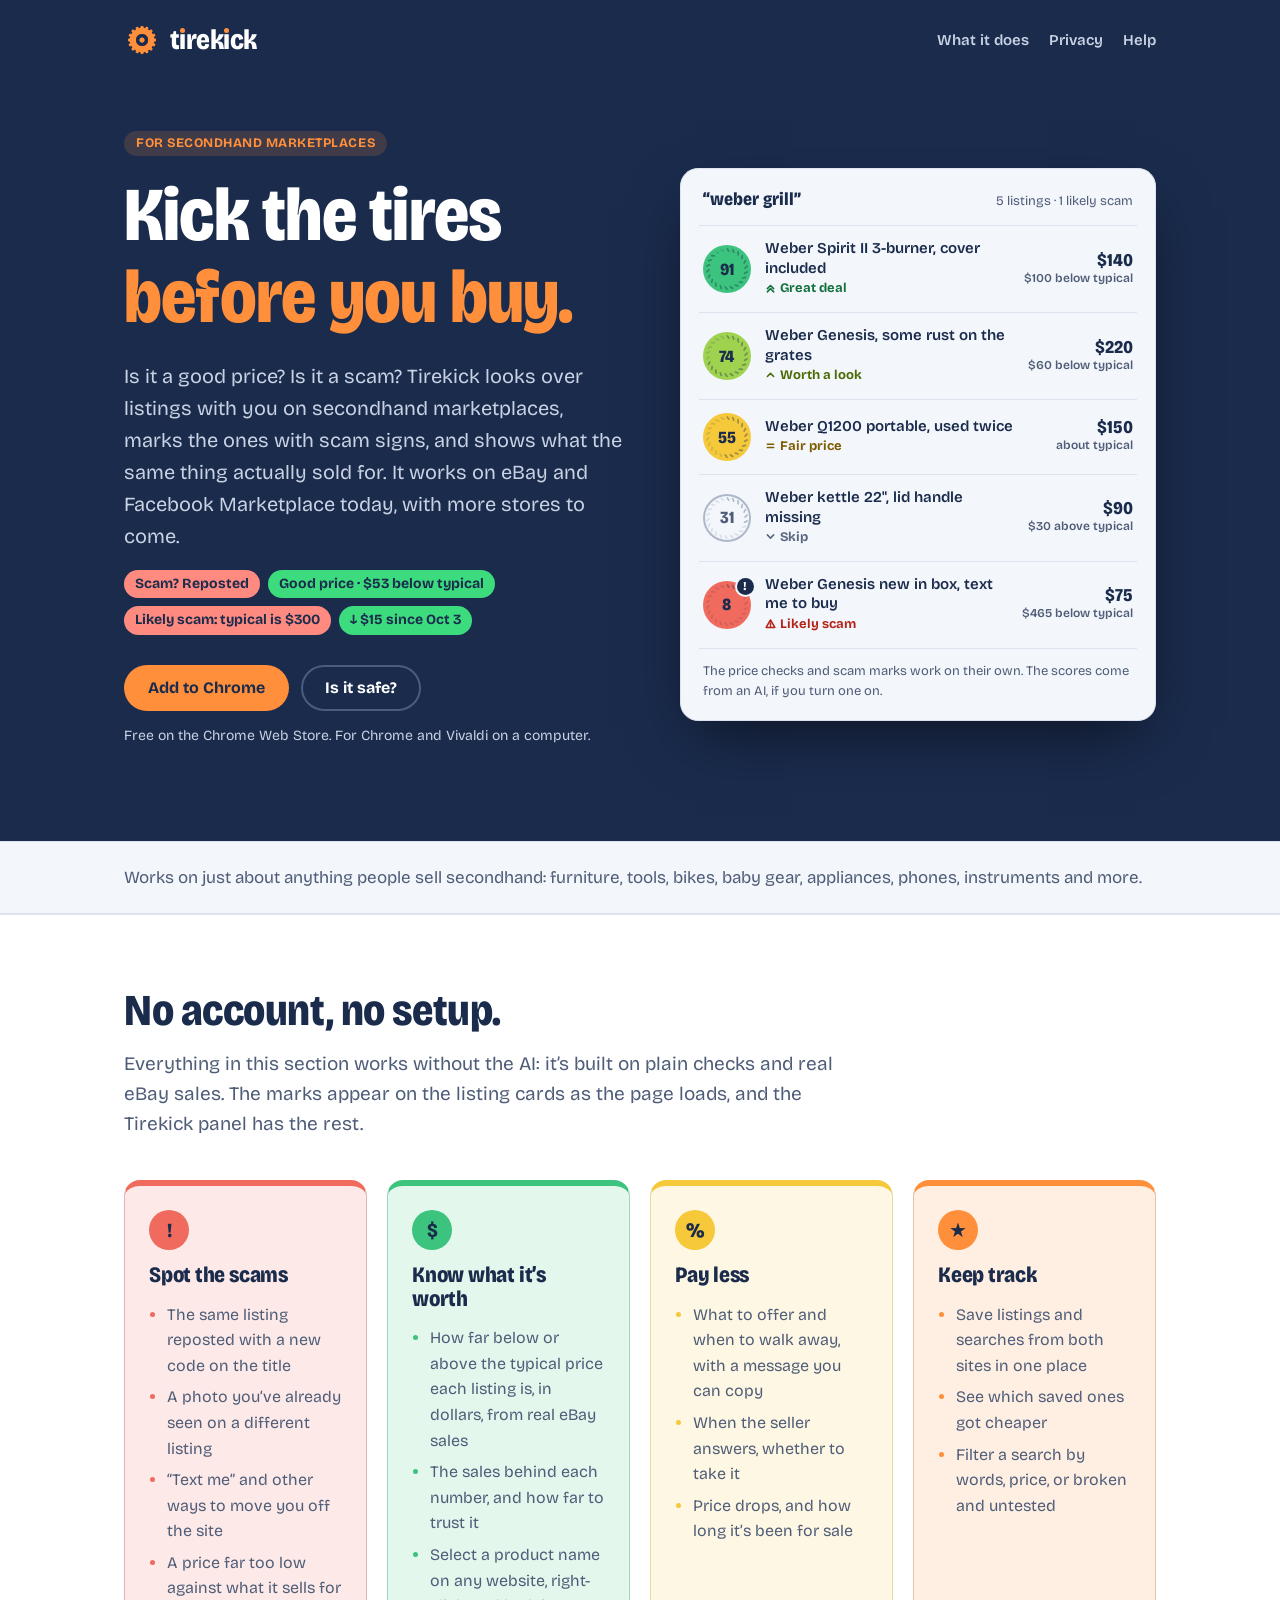
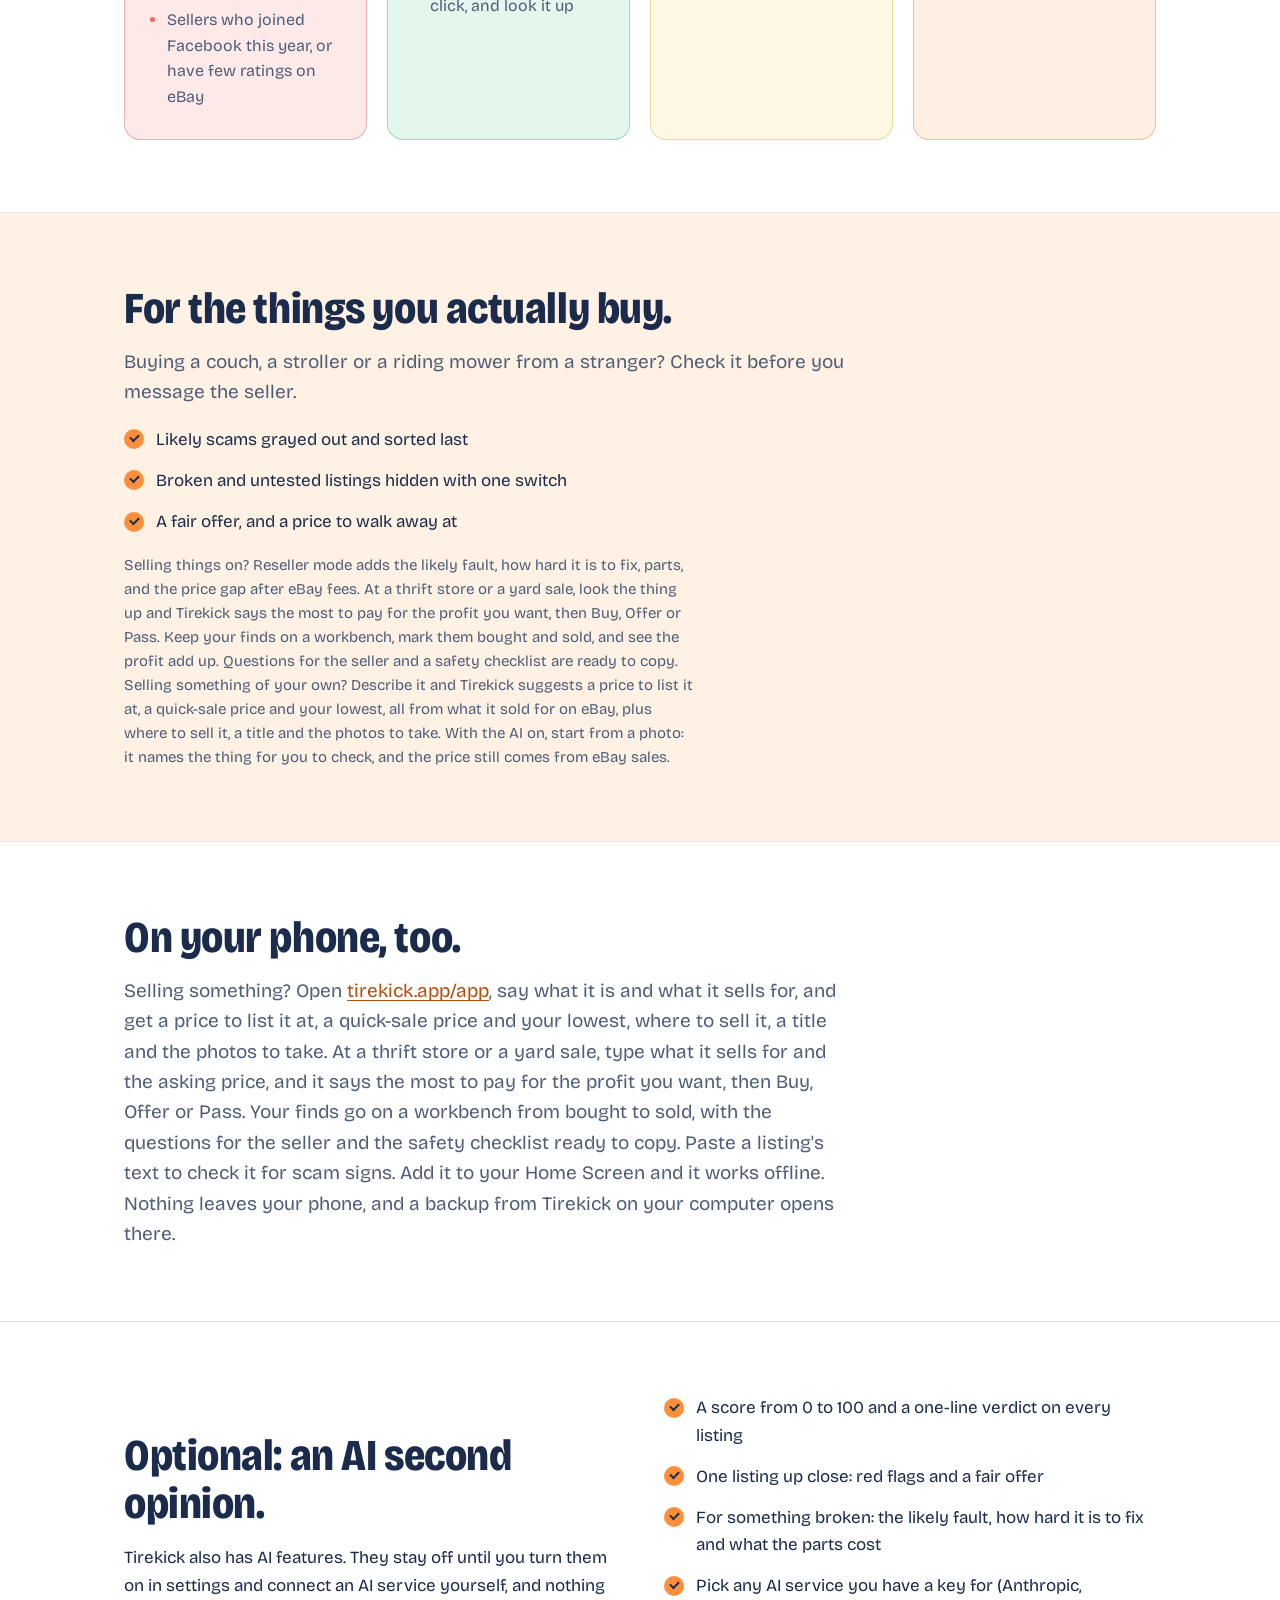
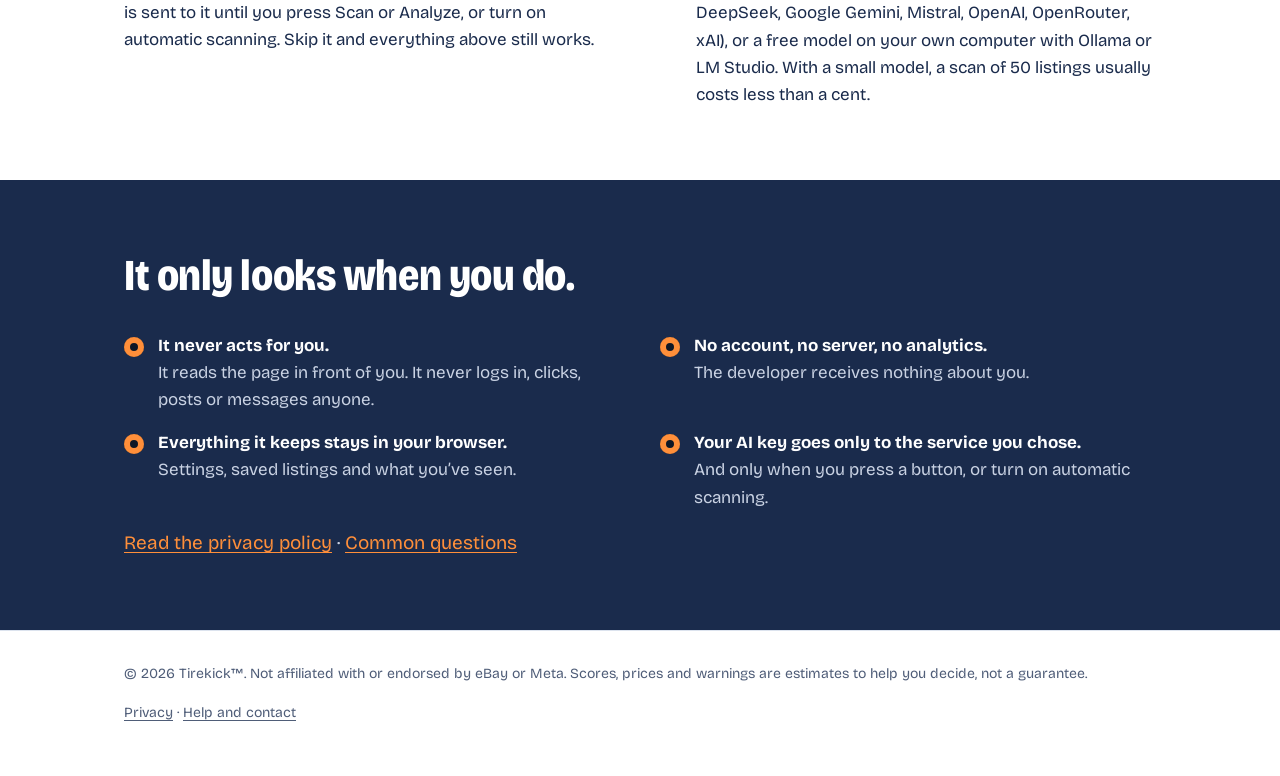
<file: index.html>
<!doctype html>
<html lang="en-US">
<head>
<meta charset="utf-8">
<meta name="viewport" content="width=device-width, initial-scale=1">
<title>Tirekick: kick the tires before you buy</title>
<meta name="description" content="Good price or scam? Price checks and scam warnings for secondhand marketplaces, starting with eBay and Facebook Marketplace. No account needed.">
<meta name="theme-color" content="#1A2B4C">
<link rel="icon" href="favicon.png" type="image/png">
<link rel="stylesheet" href="style.css">
<meta property="og:title" content="Tirekick: kick the tires before you buy">
<meta property="og:description" content="Good price or scam? Price checks and scam warnings for secondhand marketplaces, starting with eBay and Facebook Marketplace.">
<meta property="og:image" content="https://tirekick.app/icon.png">
<meta property="og:url" content="https://tirekick.app/">
<link rel="canonical" href="https://tirekick.app/">
</head>
<body>
<a class="skip" href="#main">Skip to content</a>
<div class="hero-band">
  <header class="wrap top">
    <a class="brand" href="./" aria-label="Tirekick home">
      <img src="icon.png" alt="" width="36" height="36">
      <span class="wordmark" role="img" aria-label="Tirekick">t<span class="wm-i" aria-hidden="true">ı</span>rek<span class="wm-i" aria-hidden="true">ı</span>ck</span>
    </a>
    <nav aria-label="Site">
      <a href="#free">What it does</a>
      <a href="privacy.html">Privacy</a>
      <a href="support.html">Help</a>
    </nav>
  </header>

  <div class="wrap hero">
    <div>
      <p class="kicker">For secondhand marketplaces</p>
      <h1>Kick the tires <em>before you buy.</em></h1>
      <p class="lede">Is it a good price? Is it a scam? Tirekick looks over listings with you on secondhand marketplaces, marks the ones with scam signs, and shows what the same thing actually sold for. It works on eBay and Facebook Marketplace today, with more stores to come.</p>
      <ul class="chips" aria-label="Examples of the marks Tirekick puts on listing cards">
        <li class="chip warn">Scam? Reposted</li>
        <li class="chip good">Good price · $53 below typical</li>
        <li class="chip warn">Likely scam: typical is $300</li>
        <li class="chip good">↓ $15 since Oct 3</li>
      </ul>
      <div class="cta">
        <a class="btn primary" href="https://chromewebstore.google.com/detail/lmcpkglegjjamhickcmibcfjebjeoodj">Add to Chrome</a>
        <a class="btn ghost" href="#private">Is it safe?</a>
      </div>
      <p class="soon">Free on the Chrome Web Store. For Chrome and Vivaldi on a computer.</p>
    </div>

    <figure class="panel">
      <div class="panel-head"><b>“weber grill”</b><span>5 listings · 1 likely scam</span></div>
      <ol class="rows" aria-label="An example: five listings from one search, each with a score and a verdict">
        <li class="row" data-v="great">
          <div class="dot" style="--lit:20"><span>91</span></div>
          <div><div class="t">Weber Spirit II 3-burner, cover included</div><div class="verdict">Great deal</div></div>
          <div class="p">$140<small>$100 below typical</small></div>
        </li>
        <li class="row" data-v="good">
          <div class="dot" style="--lit:16"><span>74</span></div>
          <div><div class="t">Weber Genesis, some rust on the grates</div><div class="verdict">Worth a look</div></div>
          <div class="p">$220<small>$60 below typical</small></div>
        </li>
        <li class="row" data-v="fair">
          <div class="dot" style="--lit:12"><span>55</span></div>
          <div><div class="t">Weber Q1200 portable, used twice</div><div class="verdict">Fair price</div></div>
          <div class="p">$150<small>about typical</small></div>
        </li>
        <li class="row" data-v="pass">
          <div class="dot" style="--lit:7"><span>31</span></div>
          <div><div class="t">Weber kettle 22", lid handle missing</div><div class="verdict">Skip</div></div>
          <div class="p">$90<small>$30 above typical</small></div>
        </li>
        <li class="row" data-v="suspicious">
          <div class="dot" style="--lit:2"><span>8</span></div>
          <div><div class="t">Weber Genesis new in box, text me to buy</div><div class="verdict">Likely scam</div></div>
          <div class="p">$75<small>$465 below typical</small></div>
        </li>
      </ol>
      <figcaption>The price checks and scam marks work on their own. The scores come from an AI, if you turn one on.</figcaption>
    </figure>
  </div>
</div>

<main id="main">
  <section class="strip" aria-label="What it works on">
    <div class="wrap">
      <p>Works on just about anything people sell secondhand: furniture, tools, bikes, baby gear, appliances, phones, instruments and more.</p>
    </div>
  </section>

  <section class="band" id="free">
    <div class="wrap">
      <h2>No account, no setup.</h2>
      <p class="sub">Everything in this section works without the AI: it’s built on plain checks and real eBay sales. The marks appear on the listing cards as the page loads, and the Tirekick panel has the rest.</p>
      <div class="cols four">
        <div class="card" data-c="suspicious">
          <div class="icon" aria-hidden="true">!</div>
          <h3>Spot the scams</h3>
          <ul>
            <li>The same listing reposted with a new code on the title</li>
            <li>A photo you’ve already seen on a different listing</li>
            <li>“Text me” and other ways to move you off the site</li>
            <li>A price far too low against what it sells for</li>
            <li>Sellers who joined Facebook this year, or have few ratings on eBay</li>
          </ul>
        </div>
        <div class="card" data-c="great">
          <div class="icon" aria-hidden="true">$</div>
          <h3>Know what it’s worth</h3>
          <ul>
            <li>How far below or above the typical price each listing is, in dollars, from real eBay sales</li>
            <li>The sales behind each number, and how far to trust it</li>
            <li>Select a product name on any website, right-click, and look it up</li>
          </ul>
        </div>
        <div class="card" data-c="fair">
          <div class="icon" aria-hidden="true">%</div>
          <h3>Pay less</h3>
          <ul>
            <li>What to offer and when to walk away, with a message you can copy</li>
            <li>When the seller answers, whether to take it</li>
            <li>Price drops, and how long it’s been for sale</li>
          </ul>
        </div>
        <div class="card" data-c="accent">
          <div class="icon" aria-hidden="true">★</div>
          <h3>Keep track</h3>
          <ul>
            <li>Save listings and searches from both sites in one place</li>
            <li>See which saved ones got cheaper</li>
            <li>Filter a search by words, price, or broken and untested</li>
          </ul>
        </div>
      </div>
    </div>
  </section>

  <section class="band tint" id="modes">
    <div class="wrap">
      <h2>For the things you actually buy.</h2>
      <p class="sub">Buying a couch, a stroller or a riding mower from a stranger? Check it before you message the seller.</p>
      <ul class="ticks">
        <li>Likely scams grayed out and sorted last</li>
        <li>Broken and untested listings hidden with one switch</li>
        <li>A fair offer, and a price to walk away at</li>
      </ul>
      <p class="sub quiet">Selling things on? Reseller mode adds the likely fault, how hard it is to fix, parts, and the price gap after eBay fees. At a thrift store or a yard sale, look the thing up and Tirekick says the most to pay for the profit you want, then Buy, Offer or Pass. Keep your finds on a workbench, mark them bought and sold, and see the profit add up. Questions for the seller and a safety checklist are ready to copy. Selling something of your own? Describe it and Tirekick suggests a price to list it at, a quick-sale price and your lowest, all from what it sold for on eBay, plus where to sell it, a title and the photos to take. With the AI on, start from a photo: it names the thing for you to check, and the price still comes from eBay sales.</p>
    </div>
  </section>

  <section class="band" id="phone">
    <div class="wrap">
      <h2>On your phone, too.</h2>
      <p class="sub">Selling something? Open <a href="app/">tirekick.app/app</a>, say what it is and what it sells for, and get a price to list it at, a quick-sale price and your lowest, where to sell it, a title and the photos to take. At a thrift store or a yard sale, type what it sells for and the asking price, and it says the most to pay for the profit you want, then Buy, Offer or Pass. Your finds go on a workbench from bought to sold, with the questions for the seller and the safety checklist ready to copy. Paste a listing's text to check it for scam signs. Add it to your Home Screen and it works offline. Nothing leaves your phone, and a backup from Tirekick on your computer opens there.</p>
    </div>
  </section>

  <section class="band" id="ai">
    <div class="wrap split">
      <div>
        <h2>Optional: an AI second opinion.</h2>
        <p class="sub">Tirekick also has AI features. They stay off until you turn them on in settings and connect an AI service yourself, and nothing is sent to it until you press Scan or Analyze, or turn on automatic scanning. Skip it and everything above still works.</p>
      </div>
      <ul class="ticks">
        <li>A score from 0 to 100 and a one-line verdict on every listing</li>
        <li>One listing up close: red flags and a fair offer</li>
        <li>For something broken: the likely fault, how hard it is to fix and what the parts cost</li>
        <li>Pick any AI service you have a key for (Anthropic, DeepSeek, Google Gemini, Mistral, OpenAI, OpenRouter, xAI), or a free model on your own computer with Ollama or LM Studio. With a small model, a scan of 50 listings usually costs less than a cent.</li>
      </ul>
    </div>
  </section>

  <section class="band navy" id="private">
    <div class="wrap">
      <h2>It only looks when you do.</h2>
      <ul class="facts">
        <li><b>It never acts for you.</b><span>It reads the page in front of you. It never logs in, clicks, posts or messages anyone.</span></li>
        <li><b>No account, no server, no analytics.</b><span>The developer receives nothing about you.</span></li>
        <li><b>Everything it keeps stays in your browser.</b><span>Settings, saved listings and what you’ve seen.</span></li>
        <li><b>Your AI key goes only to the service you chose.</b><span>And only when you press a button, or turn on automatic scanning.</span></li>
      </ul>
      <p class="sub"><a href="privacy.html">Read the privacy policy</a> · <a href="support.html#faq">Common questions</a></p>
    </div>
  </section>
</main>

<footer>
  <div class="wrap">
    <span>© 2026 Tirekick™. Not affiliated with or endorsed by eBay or Meta. Scores, prices and warnings are estimates to help you decide, not a guarantee.</span>
    <span><a href="privacy.html">Privacy</a> · <a href="support.html">Help and contact</a></span>
  </div>
</footer>
</body>
</html>
</file>
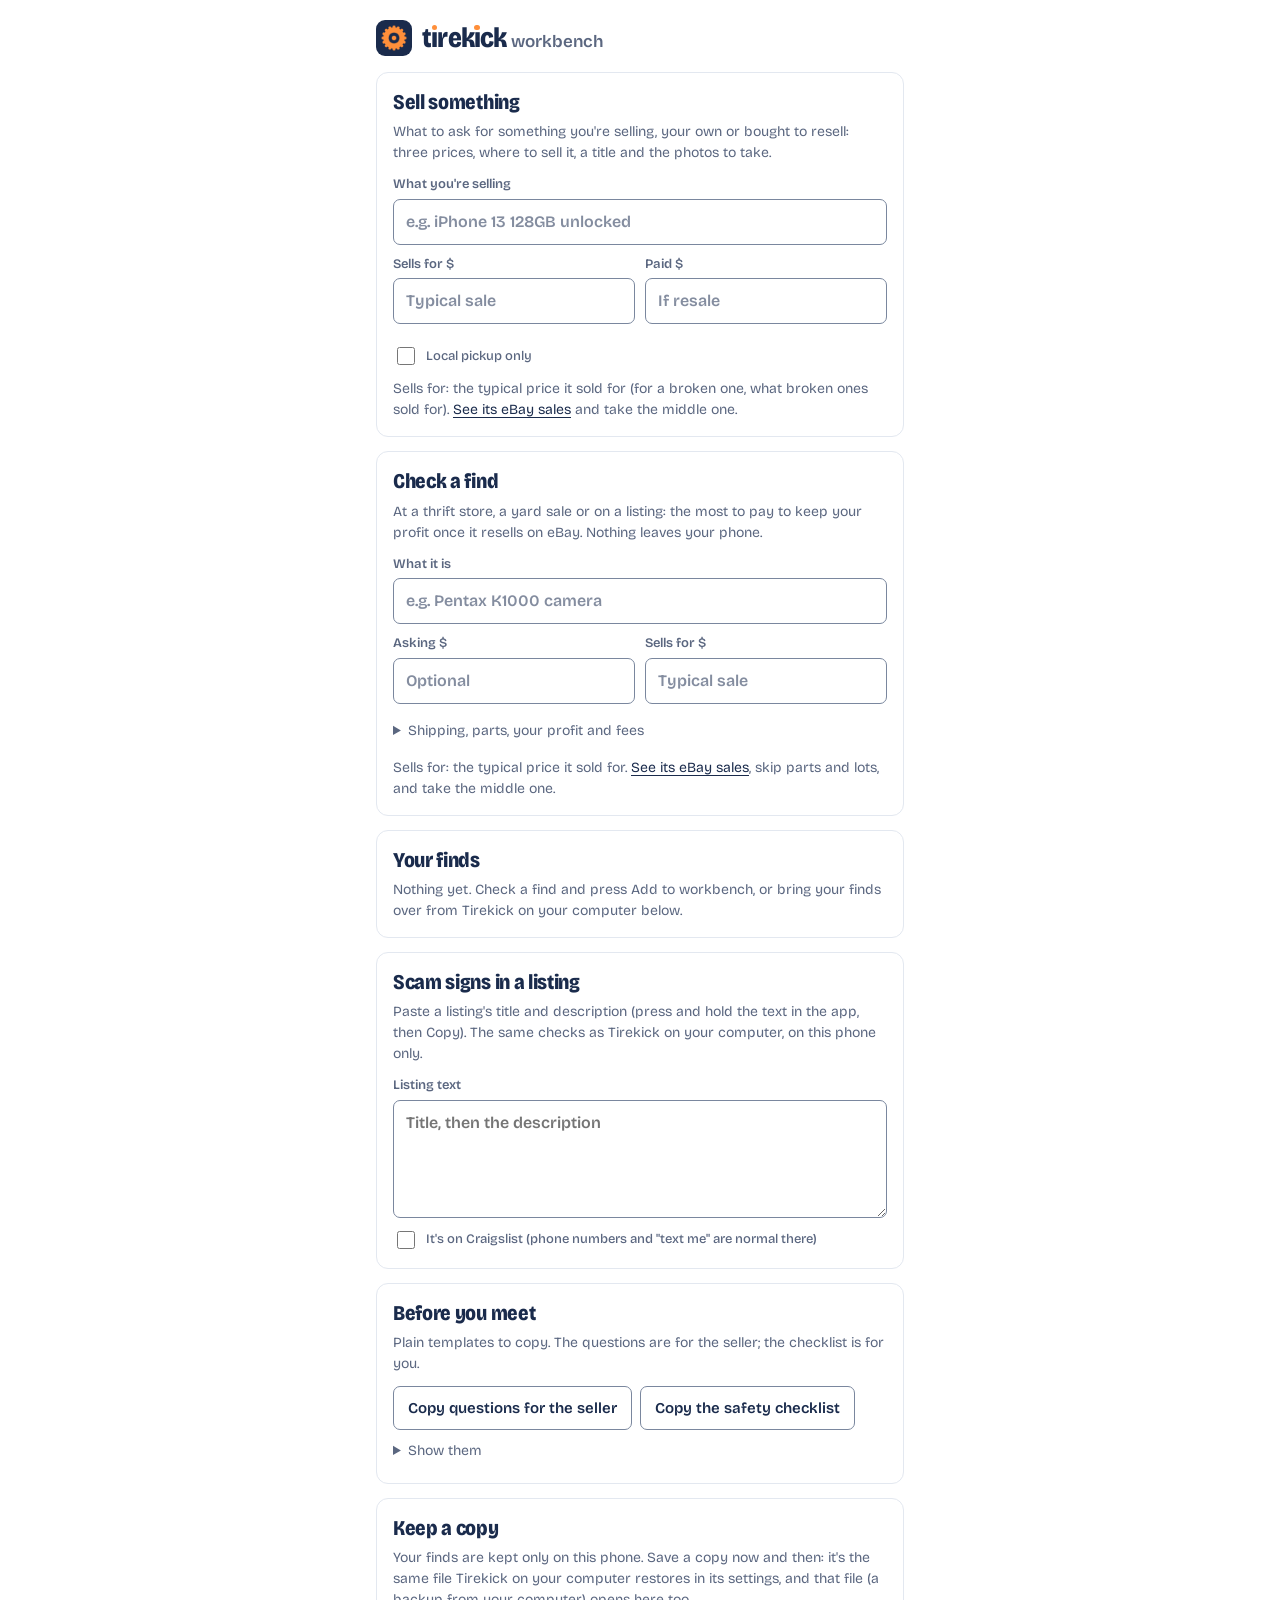
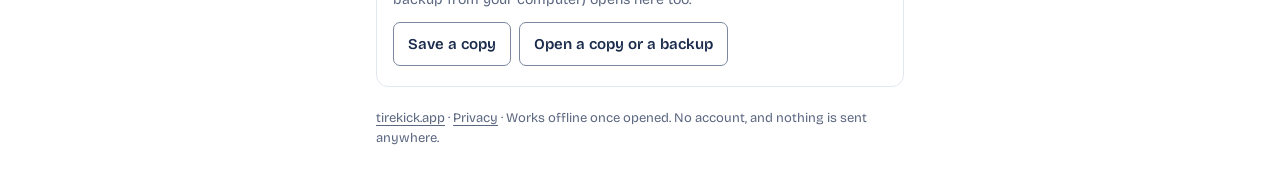
<file: app/index.html>
<!doctype html>
<html lang="en">
<head>
<meta charset="utf-8">
<meta name="viewport" content="width=device-width, initial-scale=1, viewport-fit=cover">
<meta http-equiv="Content-Security-Policy" content="default-src 'self'; script-src 'self'; style-src 'self' 'unsafe-inline'; img-src 'self' data:; font-src 'self'; connect-src 'self'; manifest-src 'self'; worker-src 'self'; base-uri 'none'; form-action 'none'; object-src 'none'">
<meta name="referrer" content="no-referrer">
<title>Tirekick workbench</title>
<meta name="description" content="Tirekick on your phone: what to list something for and where, the most to pay for a find, questions for the seller, a safety checklist, and your finds from bought to sold. Works offline, and nothing leaves your phone.">
<meta name="theme-color" content="#1C2433">
<link rel="manifest" href="manifest.webmanifest">
<link rel="icon" href="icon-192.png">
<link rel="apple-touch-icon" href="icon-192.png">
<script src="lib/theme.js" data-root data-fonts="../fonts/"></script>
<link rel="stylesheet" href="app.css">
</head>
<body>
<main>
  <header>
    <img class="mark" src="icon-192.png" alt="" width="36" height="36">
    <h1><span class="wordmark">t<span class="wm-i" aria-hidden="true">ı</span>rek<span class="wm-i" aria-hidden="true">ı</span>ck</span> <span class="sub">workbench</span></h1>
  </header>

  <p class="install" id="install" hidden></p>

  <section class="card" aria-labelledby="sell-h" id="sell">
    <h2 id="sell-h">Sell something</h2>
    <p class="hint">What to ask for something you're selling, your own or bought to resell: three prices, where to sell it, a title and the photos to take.</p>
    <form id="sell-form" autocomplete="off">
      <label class="wide">What you're selling <input id="sell-q" type="text" placeholder="e.g. iPhone 13 128GB unlocked" enterkeyhint="next"></label>
      <label>Sells for $ <input id="sell-sold" type="number" min="0" step="any" inputmode="decimal" placeholder="Typical sale"></label>
      <label>Paid $ <input id="sell-paid" type="number" min="0" step="any" inputmode="decimal" placeholder="If resale"></label>
      <label class="cl wide"><input type="checkbox" id="sell-local"> Local pickup only</label>
    </form>
    <p class="hint sold-how">Sells for: the typical price it sold for (for a broken one, what broken ones sold for). <a id="sell-link" href="https://www.ebay.com/sch/i.html?LH_Sold=1&amp;LH_Complete=1" target="_blank" rel="noopener noreferrer">See its eBay sales</a> and take the middle one.</p>
    <div class="sell-asks" id="sell-asks"></div>
    <div class="out sell-out" id="sell-out" aria-live="polite"></div>
  </section>

  <section class="card" aria-labelledby="check-h">
    <h2 id="check-h">Check a find</h2>
    <p class="hint">At a thrift store, a yard sale or on a listing: the most to pay to keep your profit once it resells on eBay. Nothing leaves your phone.</p>
    <form id="check" autocomplete="off">
      <label class="wide">What it is <input id="q" type="text" placeholder="e.g. Pentax K1000 camera" enterkeyhint="next"></label>
      <label>Asking $ <input id="ask" type="number" min="0" step="any" inputmode="decimal" placeholder="Optional"></label>
      <label>Sells for $ <input id="sold" type="number" min="0" step="any" inputmode="decimal" placeholder="Typical sale"></label>
      <details class="more">
        <summary>Shipping, parts, your profit and fees</summary>
        <div class="more-in">
          <label>Shipping buyers paid $ <input id="ship" type="number" min="0" step="any" inputmode="decimal" placeholder="0"></label>
          <label>Parts you'll put in $ <input id="parts" type="number" min="0" step="any" inputmode="decimal" placeholder="0"></label>
          <label>Profit you want $ <input id="profit" type="number" min="0" step="any" inputmode="decimal"></label>
          <label>Selling fees % <input id="fee" type="number" min="0" max="50" step="any" inputmode="decimal"></label>
        </div>
      </details>
    </form>
    <p class="hint sold-how">Sells for: the typical price it sold for. <a id="sold-link" href="https://www.ebay.com/sch/i.html?LH_Sold=1&amp;LH_Complete=1" target="_blank" rel="noopener noreferrer">See its eBay sales</a>, skip parts and lots, and take the middle one.</p>
    <p class="note" id="shared" role="status"></p>
    <div class="out" id="out" aria-live="polite"></div>
  </section>

  <section class="card" aria-labelledby="bench-h">
    <h2 id="bench-h">Your finds</h2>
    <p class="bench-sum" id="sum" aria-live="polite"></p>
    <div class="rows" id="rows"></div>
    <p class="hint empty" id="empty">Nothing yet. Check a find and press Add to workbench, or bring your finds over from Tirekick on your computer below.</p>
  </section>

  <section class="card" aria-labelledby="scam-h">
    <h2 id="scam-h">Scam signs in a listing</h2>
    <p class="hint">Paste a listing's title and description (press and hold the text in the app, then Copy). The same checks as Tirekick on your computer, on this phone only.</p>
    <label class="wide">Listing text <textarea id="paste" rows="4" placeholder="Title, then the description"></textarea></label>
    <label class="cl"><input type="checkbox" id="paste-cl"> It's on Craigslist (phone numbers and "text me" are normal there)</label>
    <div class="signs" id="signs" aria-live="polite"></div>
  </section>

  <section class="card" aria-labelledby="ask-h">
    <h2 id="ask-h">Before you meet</h2>
    <p class="hint">Plain templates to copy. The questions are for the seller; the checklist is for you.</p>
    <div class="copy-row">
      <button type="button" id="copy-q">Copy questions for the seller</button>
      <button type="button" id="copy-s">Copy the safety checklist</button>
    </div>
    <details class="more">
      <summary>Show them</summary>
      <pre class="tpl" id="tpl-q"></pre>
      <ul class="safety" id="safety"></ul>
    </details>
  </section>

  <section class="card" aria-labelledby="backup-h">
    <h2 id="backup-h">Keep a copy</h2>
    <p class="hint" id="keep-why">Your finds are kept only on this phone. Save a copy now and then: it's the same file Tirekick on your computer restores in its settings, and that file (a backup from your computer) opens here too.</p>
    <div class="copy-row">
      <button type="button" id="export">Save a copy</button>
      <button type="button" id="import">Open a copy or a backup</button>
      <input type="file" id="import-file" accept=".json,application/json" hidden>
    </div>
    <p class="note" id="note" role="status"></p>
  </section>

  <footer>
    <a href="../">tirekick.app</a> · <a href="../privacy.html">Privacy</a> · Works offline once opened. No account, and nothing is sent anywhere.
  </footer>
</main>
<script src="lib/sites.js"></script>
<script src="lib/shared.js"></script>
<script src="lib/rules.js"></script>
<script src="lib/adapters.js"></script>
<script src="app.js"></script>
</body>
</html>
</file>
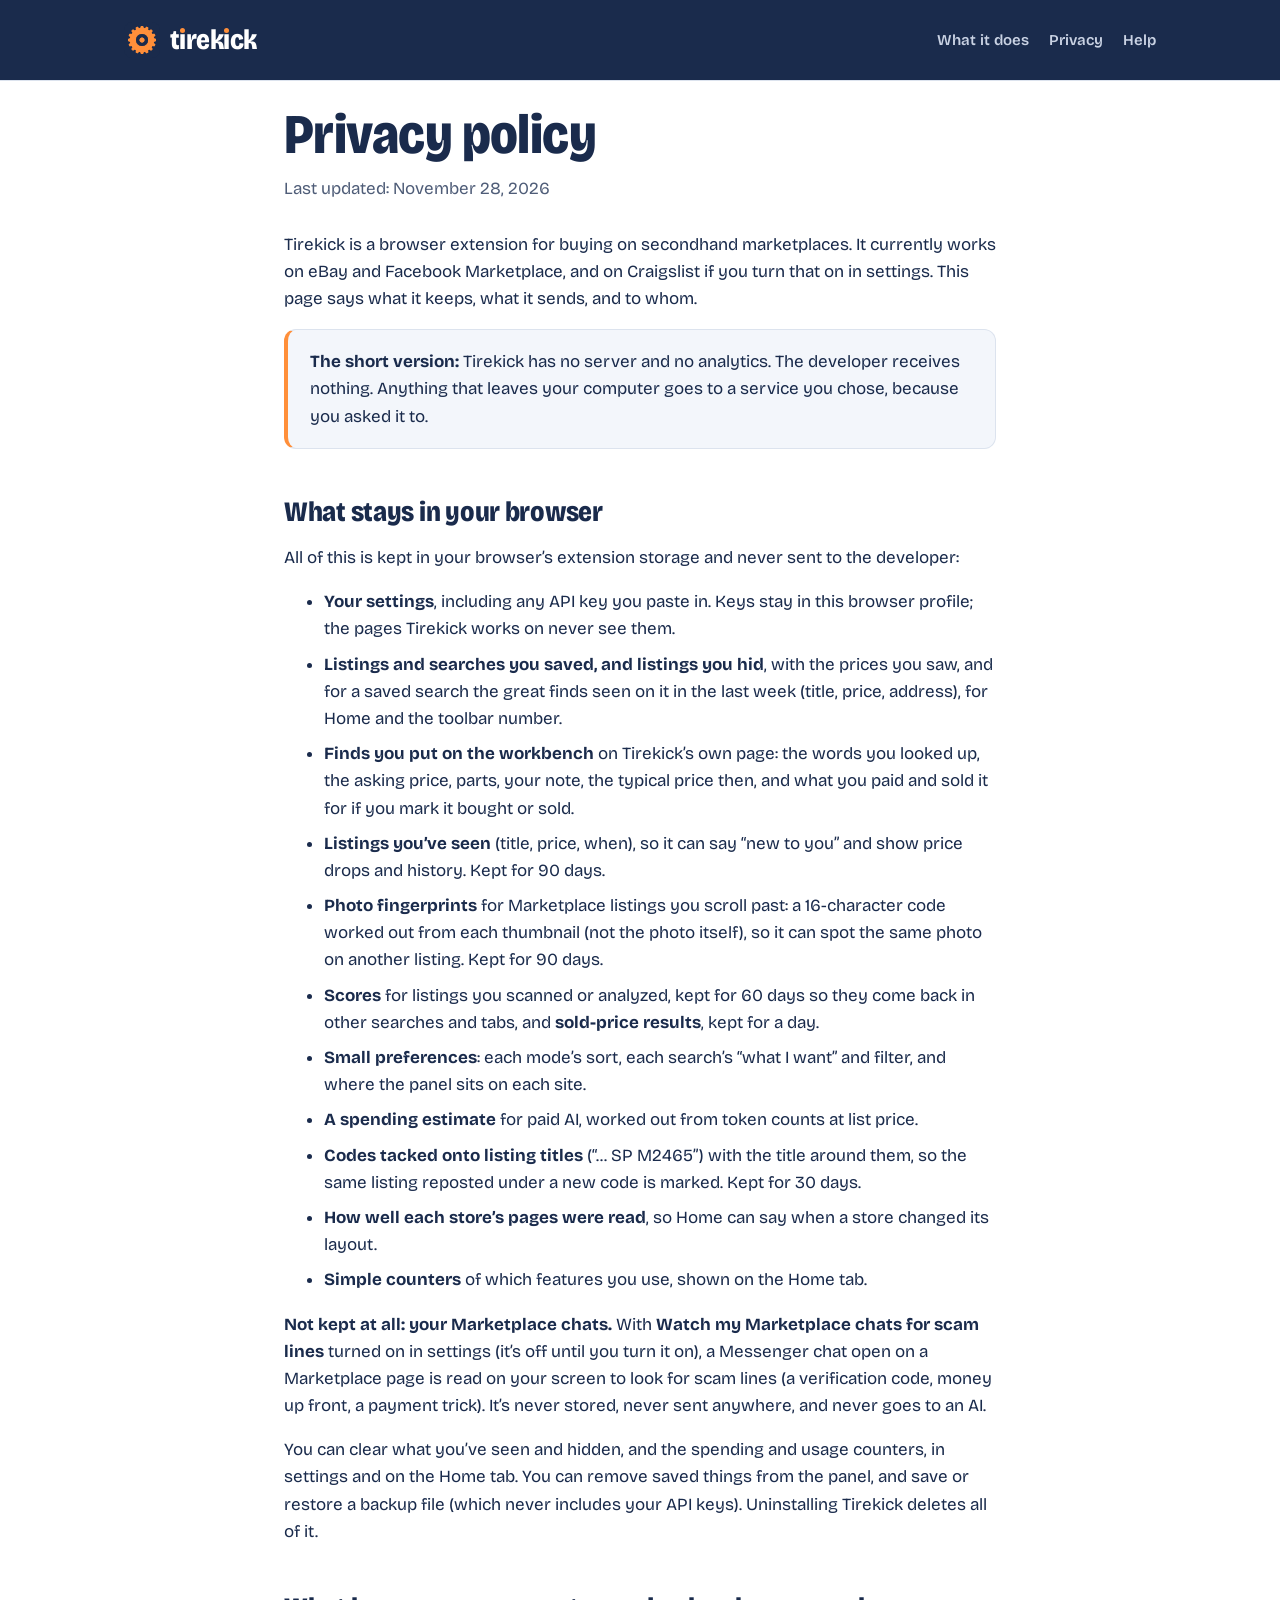
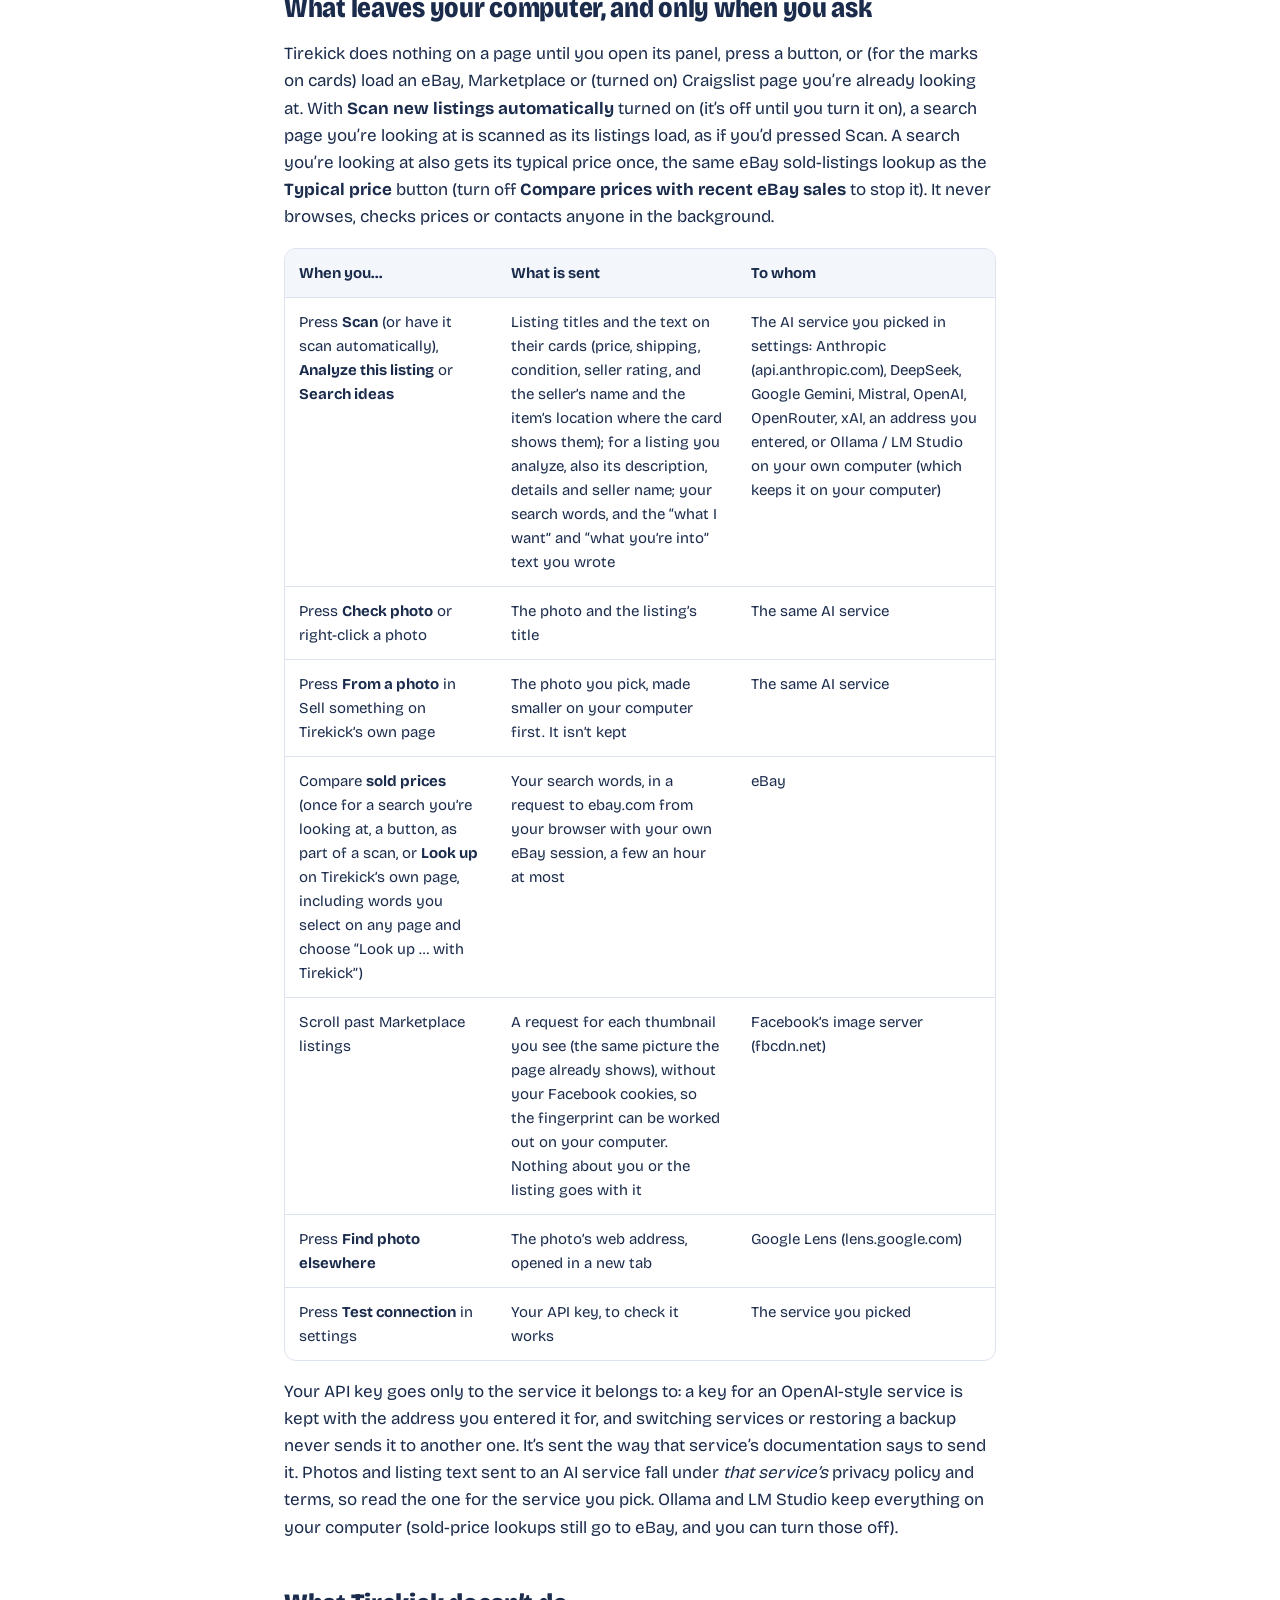
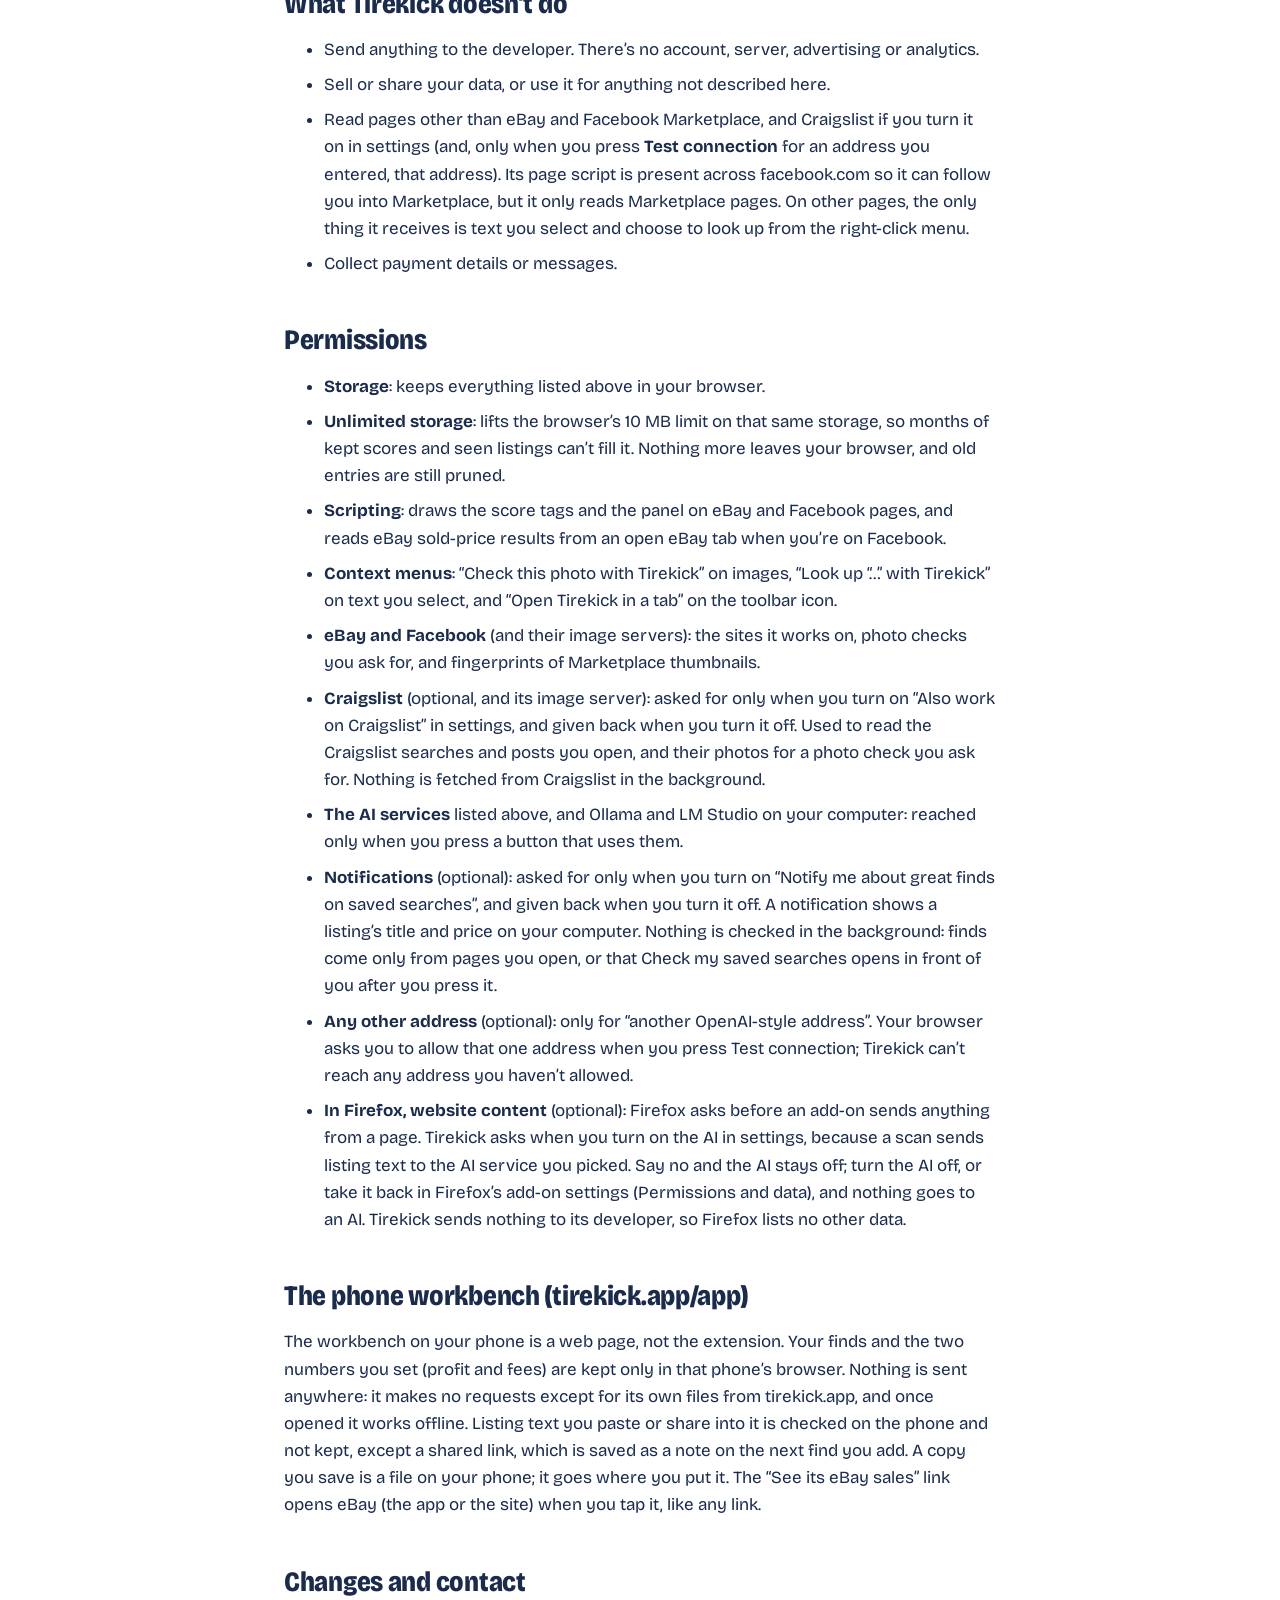
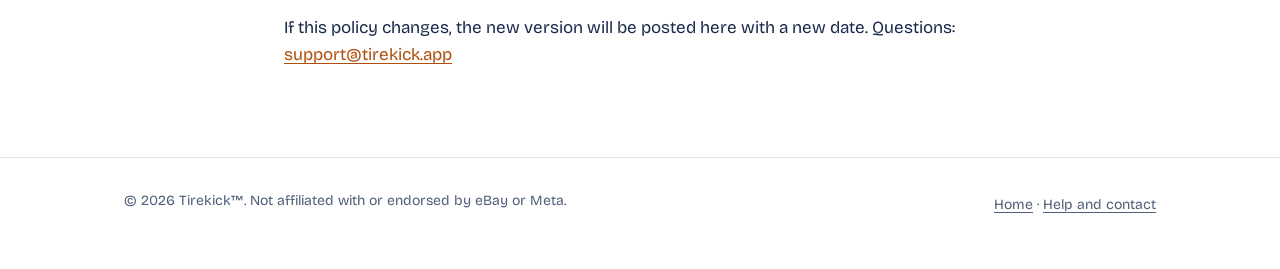
<file: privacy.html>
<!doctype html>
<html lang="en-US">
<head>
<meta charset="utf-8">
<meta name="viewport" content="width=device-width, initial-scale=1">
<title>Tirekick privacy policy</title>
<meta name="description" content="What the Tirekick browser extension keeps, what it sends, and to whom.">
<meta name="theme-color" content="#1A2B4C">
<link rel="icon" href="favicon.png" type="image/png">
<link rel="stylesheet" href="style.css">
</head>
<body>
<a class="skip" href="#main">Skip to content</a>
<!-- Kept in step with store/PRIVACY.md: change both together. -->
<div class="hero-band"><header class="wrap top">
  <a class="brand" href="./" aria-label="Tirekick home">
    <img src="icon.png" alt="" width="36" height="36">
    <span class="wordmark" role="img" aria-label="Tirekick">t<span class="wm-i" aria-hidden="true">ı</span>rek<span class="wm-i" aria-hidden="true">ı</span>ck</span>
  </a>
  <nav aria-label="Site">
    <a href="./#free">What it does</a>
    <a href="privacy.html" aria-current="page">Privacy</a>
    <a href="support.html">Help</a>
  </nav>
</header></div>

<main id="main" class="wrap doc">
  <h1>Privacy policy</h1>
  <p class="date">Last updated: November 28, 2026</p>

  <p>Tirekick is a browser extension for buying on secondhand marketplaces. It currently works on eBay and Facebook Marketplace, and on Craigslist if you turn that on in settings. This page says what it keeps, what it sends, and to whom.</p>

  <p class="short"><b>The short version:</b> Tirekick has no server and no analytics. The developer receives nothing. Anything that leaves your computer goes to a service you chose, because you asked it to.</p>

  <h2>What stays in your browser</h2>
  <p>All of this is kept in your browser’s extension storage and never sent to the developer:</p>
  <ul>
    <li><b>Your settings</b>, including any API key you paste in. Keys stay in this browser profile; the pages Tirekick works on never see them.</li>
    <li><b>Listings and searches you saved, and listings you hid</b>, with the prices you saw, and for a saved search the great finds seen on it in the last week (title, price, address), for Home and the toolbar number.</li>
    <li><b>Finds you put on the workbench</b> on Tirekick’s own page: the words you looked up, the asking price, parts, your note, the typical price then, and what you paid and sold it for if you mark it bought or sold.</li>
    <li><b>Listings you’ve seen</b> (title, price, when), so it can say “new to you” and show price drops and history. Kept for 90 days.</li>
    <li><b>Photo fingerprints</b> for Marketplace listings you scroll past: a 16-character code worked out from each thumbnail (not the photo itself), so it can spot the same photo on another listing. Kept for 90 days.</li>
    <li><b>Scores</b> for listings you scanned or analyzed, kept for 60 days so they come back in other searches and tabs, and <b>sold-price results</b>, kept for a day.</li>
    <li><b>Small preferences</b>: each mode’s sort, each search’s “what I want” and filter, and where the panel sits on each site.</li>
    <li><b>A spending estimate</b> for paid AI, worked out from token counts at list price.</li>
    <li><b>Codes tacked onto listing titles</b> (“... SP M2465”) with the title around them, so the same listing reposted under a new code is marked. Kept for 30 days.</li>
    <li><b>How well each store’s pages were read</b>, so Home can say when a store changed its layout.</li>
    <li><b>Simple counters</b> of which features you use, shown on the Home tab.</li>
  </ul>
  <p><b>Not kept at all: your Marketplace chats.</b> With <b>Watch my Marketplace chats for scam lines</b> turned on in settings (it’s off until you turn it on), a Messenger chat open on a Marketplace page is read on your screen to look for scam lines (a verification code, money up front, a payment trick). It’s never stored, never sent anywhere, and never goes to an AI.</p>
  <p>You can clear what you’ve seen and hidden, and the spending and usage counters, in settings and on the Home tab. You can remove saved things from the panel, and save or restore a backup file (which never includes your API keys). Uninstalling Tirekick deletes all of it.</p>

  <h2>What leaves your computer, and only when you ask</h2>
  <p>Tirekick does nothing on a page until you open its panel, press a button, or (for the marks on cards) load an eBay, Marketplace or (turned on) Craigslist page you’re already looking at. With <b>Scan new listings automatically</b> turned on (it’s off until you turn it on), a search page you’re looking at is scanned as its listings load, as if you’d pressed Scan. A search you’re looking at also gets its typical price once, the same eBay sold-listings lookup as the <b>Typical price</b> button (turn off <b>Compare prices with recent eBay sales</b> to stop it). It never browses, checks prices or contacts anyone in the background.</p>
  <div class="table">
    <table>
      <thead><tr><th>When you…</th><th>What is sent</th><th>To whom</th></tr></thead>
      <tbody>
        <tr><td>Press <b>Scan</b> (or have it scan automatically), <b>Analyze this listing</b> or <b>Search ideas</b></td><td>Listing titles and the text on their cards (price, shipping, condition, seller rating, and the seller’s name and the item’s location where the card shows them); for a listing you analyze, also its description, details and seller name; your search words, and the “what I want” and “what you’re into” text you wrote</td><td>The AI service you picked in settings: Anthropic (api.anthropic.com), DeepSeek, Google Gemini, Mistral, OpenAI, OpenRouter, xAI, an address you entered, or Ollama / LM Studio on your own computer (which keeps it on your computer)</td></tr>
        <tr><td>Press <b>Check photo</b> or right-click a photo</td><td>The photo and the listing’s title</td><td>The same AI service</td></tr>
        <tr><td>Press <b>From a photo</b> in Sell something on Tirekick’s own page</td><td>The photo you pick, made smaller on your computer first. It isn’t kept</td><td>The same AI service</td></tr>
        <tr><td>Compare <b>sold prices</b> (once for a search you’re looking at, a button, as part of a scan, or <b>Look up</b> on Tirekick’s own page, including words you select on any page and choose “Look up … with Tirekick”)</td><td>Your search words, in a request to ebay.com from your browser with your own eBay session, a few an hour at most</td><td>eBay</td></tr>
        <tr><td>Scroll past Marketplace listings</td><td>A request for each thumbnail you see (the same picture the page already shows), without your Facebook cookies, so the fingerprint can be worked out on your computer. Nothing about you or the listing goes with it</td><td>Facebook’s image server (fbcdn.net)</td></tr>
        <tr><td>Press <b>Find photo elsewhere</b></td><td>The photo’s web address, opened in a new tab</td><td>Google Lens (lens.google.com)</td></tr>
        <tr><td>Press <b>Test connection</b> in settings</td><td>Your API key, to check it works</td><td>The service you picked</td></tr>
      </tbody>
    </table>
  </div>
  <p>Your API key goes only to the service it belongs to: a key for an OpenAI-style service is kept with the address you entered it for, and switching services or restoring a backup never sends it to another one. It’s sent the way that service’s documentation says to send it. Photos and listing text sent to an AI service fall under <i>that service’s</i> privacy policy and terms, so read the one for the service you pick. Ollama and LM Studio keep everything on your computer (sold-price lookups still go to eBay, and you can turn those off).</p>

  <h2>What Tirekick doesn’t do</h2>
  <ul>
    <li>Send anything to the developer. There’s no account, server, advertising or analytics.</li>
    <li>Sell or share your data, or use it for anything not described here.</li>
    <li>Read pages other than eBay and Facebook Marketplace, and Craigslist if you turn it on in settings (and, only when you press <b>Test connection</b> for an address you entered, that address). Its page script is present across facebook.com so it can follow you into Marketplace, but it only reads Marketplace pages. On other pages, the only thing it receives is text you select and choose to look up from the right-click menu.</li>
    <li>Collect payment details or messages.</li>
  </ul>

  <h2>Permissions</h2>
  <ul>
    <li><b>Storage</b>: keeps everything listed above in your browser.</li>
    <li><b>Unlimited storage</b>: lifts the browser’s 10 MB limit on that same storage, so months of kept scores and seen listings can’t fill it. Nothing more leaves your browser, and old entries are still pruned.</li>
    <li><b>Scripting</b>: draws the score tags and the panel on eBay and Facebook pages, and reads eBay sold-price results from an open eBay tab when you’re on Facebook.</li>
    <li><b>Context menus</b>: “Check this photo with Tirekick” on images, “Look up “…” with Tirekick” on text you select, and “Open Tirekick in a tab” on the toolbar icon.</li>
    <li><b>eBay and Facebook</b> (and their image servers): the sites it works on, photo checks you ask for, and fingerprints of Marketplace thumbnails.</li>
    <li><b>Craigslist</b> (optional, and its image server): asked for only when you turn on “Also work on Craigslist” in settings, and given back when you turn it off. Used to read the Craigslist searches and posts you open, and their photos for a photo check you ask for. Nothing is fetched from Craigslist in the background.</li>
    <li><b>The AI services</b> listed above, and Ollama and LM Studio on your computer: reached only when you press a button that uses them.</li>
    <li><b>Notifications</b> (optional): asked for only when you turn on “Notify me about great finds on saved searches”, and given back when you turn it off. A notification shows a listing’s title and price on your computer. Nothing is checked in the background: finds come only from pages you open, or that Check my saved searches opens in front of you after you press it.</li>
    <li><b>Any other address</b> (optional): only for “another OpenAI-style address”. Your browser asks you to allow that one address when you press Test connection; Tirekick can’t reach any address you haven’t allowed.</li>
    <li><b>In Firefox, website content</b> (optional): Firefox asks before an add-on sends anything from a page. Tirekick asks when you turn on the AI in settings, because a scan sends listing text to the AI service you picked. Say no and the AI stays off; turn the AI off, or take it back in Firefox’s add-on settings (Permissions and data), and nothing goes to an AI. Tirekick sends nothing to its developer, so Firefox lists no other data.</li>
  </ul>

  <h2>The phone workbench (tirekick.app/app)</h2>
  <p>The workbench on your phone is a web page, not the extension. Your finds and the two numbers you set (profit and fees) are kept only in that phone’s browser. Nothing is sent anywhere: it makes no requests except for its own files from tirekick.app, and once opened it works offline. Listing text you paste or share into it is checked on the phone and not kept, except a shared link, which is saved as a note on the next find you add. A copy you save is a file on your phone; it goes where you put it. The “See its eBay sales” link opens eBay (the app or the site) when you tap it, like any link.</p>

  <h2>Changes and contact</h2>
  <p>If this policy changes, the new version will be posted here with a new date. Questions: <a href="mailto:support@tirekick.app">support@tirekick.app</a></p>
</main>

<footer>
  <div class="wrap">
    <span>© 2026 Tirekick™. Not affiliated with or endorsed by eBay or Meta.</span>
    <span><a href="./">Home</a> · <a href="support.html">Help and contact</a></span>
  </div>
</footer>
</body>
</html>
</file>
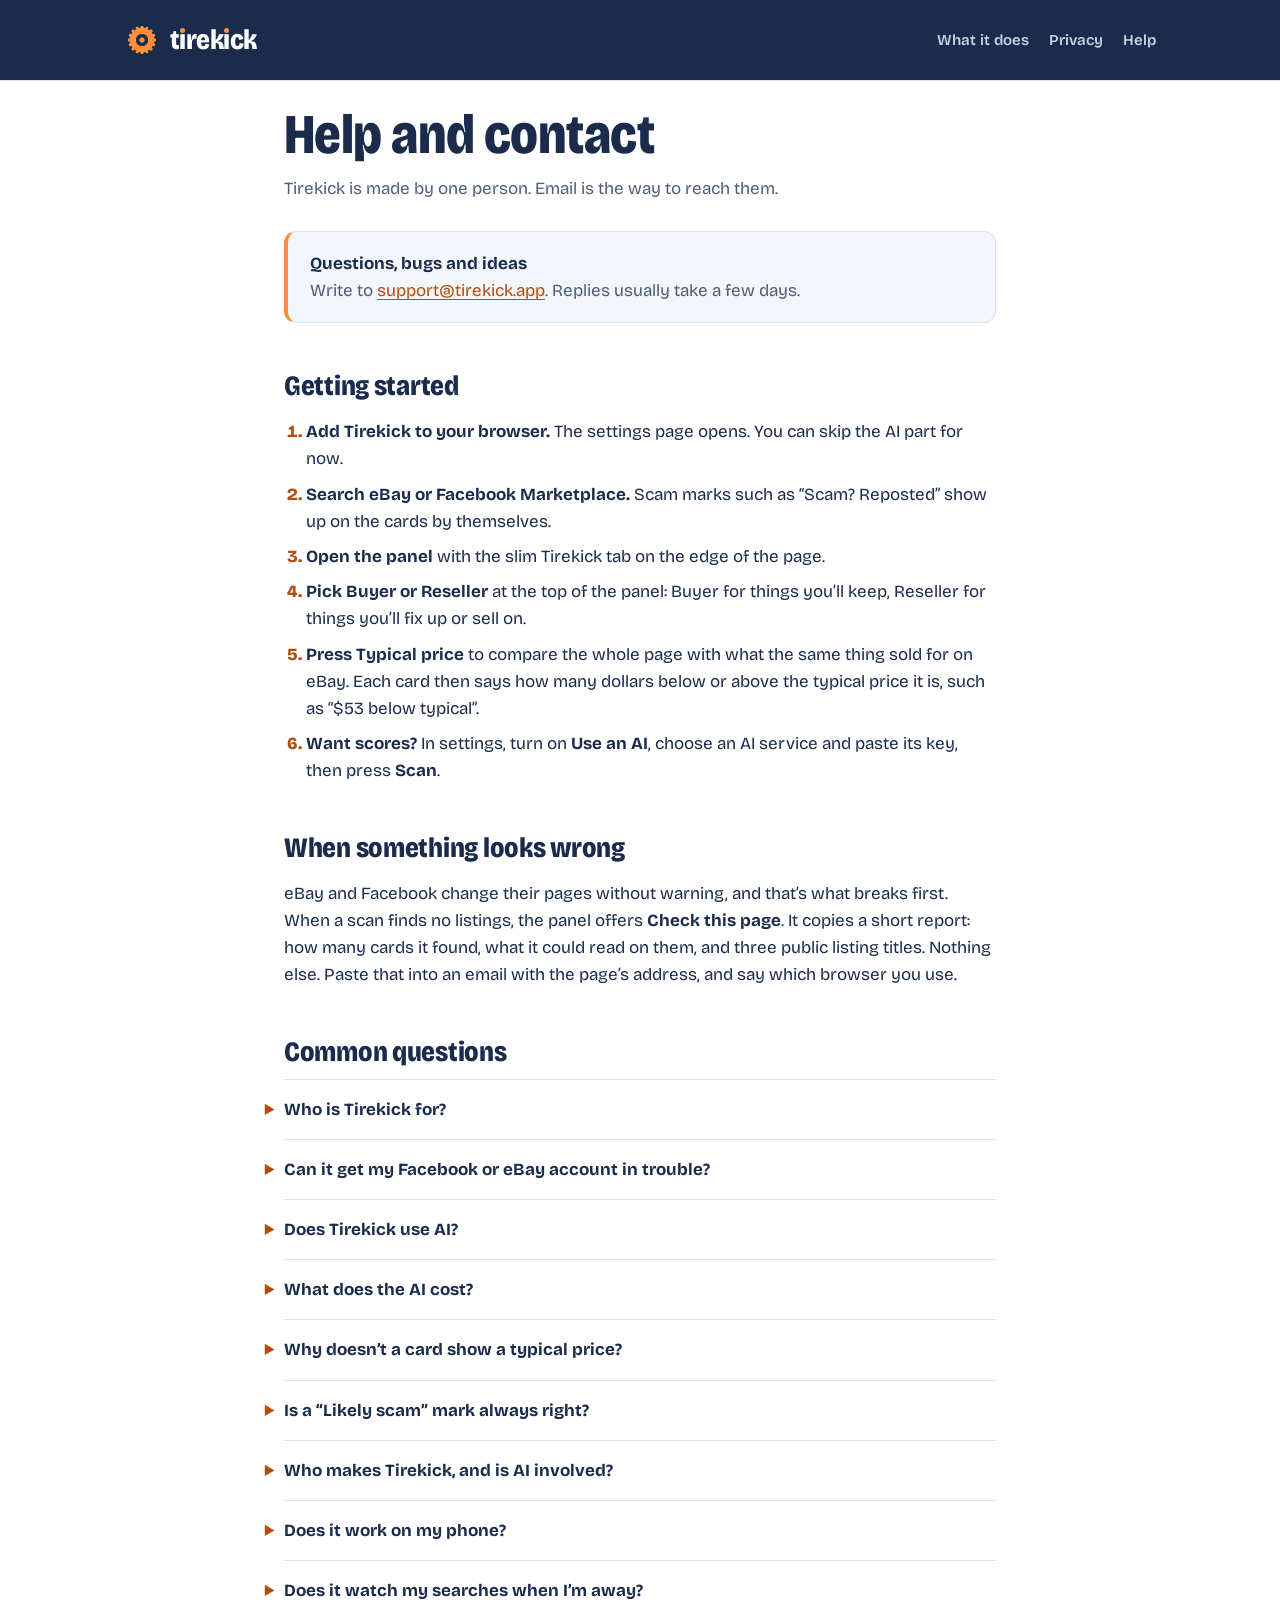
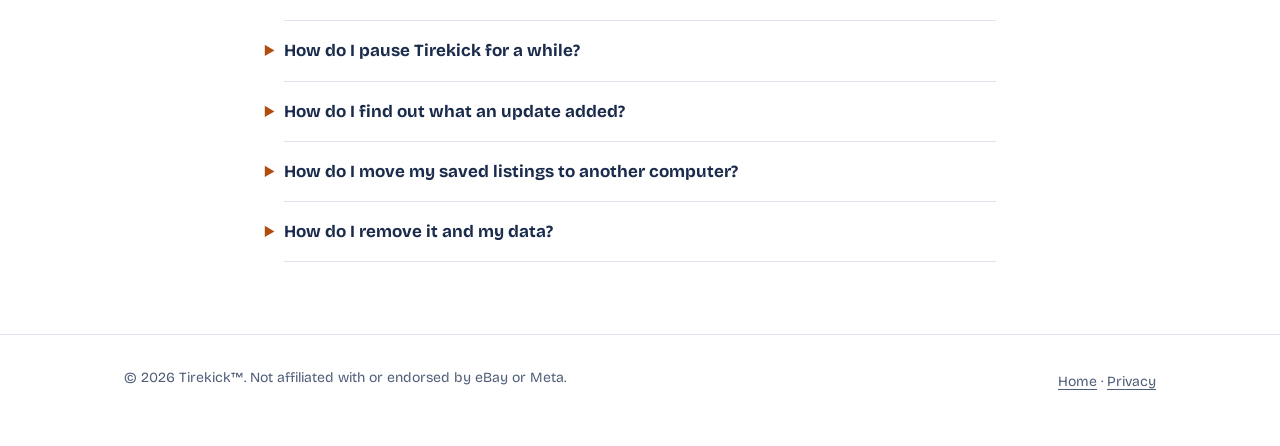
<file: support.html>
<!doctype html>
<html lang="en-US">
<head>
<meta charset="utf-8">
<meta name="viewport" content="width=device-width, initial-scale=1">
<title>Tirekick help and contact</title>
<meta name="description" content="Getting started with the Tirekick browser extension, answers to common questions, and how to reach the developer.">
<meta name="theme-color" content="#1A2B4C">
<link rel="icon" href="favicon.png" type="image/png">
<link rel="stylesheet" href="style.css">
</head>
<body>
<a class="skip" href="#main">Skip to content</a>
<div class="hero-band"><header class="wrap top">
  <a class="brand" href="./" aria-label="Tirekick home">
    <img src="icon.png" alt="" width="36" height="36">
    <span class="wordmark" role="img" aria-label="Tirekick">t<span class="wm-i" aria-hidden="true">ı</span>rek<span class="wm-i" aria-hidden="true">ı</span>ck</span>
  </a>
  <nav aria-label="Site">
    <a href="./#free">What it does</a>
    <a href="privacy.html">Privacy</a>
    <a href="support.html" aria-current="page">Help</a>
  </nav>
</header></div>

<main id="main" class="wrap doc">
  <h1>Help and contact</h1>
  <p class="date">Tirekick is made by one person. Email is the way to reach them.</p>

  <div class="contact">
    <div>
      <b>Questions, bugs and ideas</b>
      <span>Write to <a href="mailto:support@tirekick.app">support@tirekick.app</a>. Replies usually take a few days.</span>
    </div>
  </div>

  <h2 id="start">Getting started</h2>
  <ol class="steps">
    <li><b>Add Tirekick to your browser.</b> The settings page opens. You can skip the AI part for now.</li>
    <li><b>Search eBay or Facebook Marketplace.</b> Scam marks such as “Scam? Reposted” show up on the cards by themselves.</li>
    <li><b>Open the panel</b> with the slim Tirekick tab on the edge of the page.</li>
    <li><b>Pick Buyer or Reseller</b> at the top of the panel: Buyer for things you’ll keep, Reseller for things you’ll fix up or sell on.</li>
    <li><b>Press Typical price</b> to compare the whole page with what the same thing sold for on eBay. Each card then says how many dollars below or above the typical price it is, such as “$53 below typical”.</li>
    <li><b>Want scores?</b> In settings, turn on <b>Use an AI</b>, choose an AI service and paste its key, then press <b>Scan</b>.</li>
  </ol>

  <h2 id="broken">When something looks wrong</h2>
  <p>eBay and Facebook change their pages without warning, and that’s what breaks first. When a scan finds no listings, the panel offers <b>Check this page</b>. It copies a short report: how many cards it found, what it could read on them, and three public listing titles. Nothing else. Paste that into an email with the page’s address, and say which browser you use.</p>

  <h2 id="faq">Common questions</h2>
  <div class="faq">
    <details>
      <summary>Who is Tirekick for?</summary>
      <p>Anyone buying on secondhand marketplaces (eBay and Facebook Marketplace today). In <b>Buyer</b> mode it helps you avoid scams and pay a fair price for something you’ll keep, which matters most on a big purchase from a stranger. In <b>Reseller</b> mode it helps you find things worth fixing or selling on, with sold prices, what broken ones sell for and, with an AI, the price gap after fees.</p>
    </details>
    <details>
      <summary>Can it get my Facebook or eBay account in trouble?</summary>
      <p>Tirekick reads the page you already have open. It never logs in, clicks, posts, messages a seller or browses on its own. Sold-price lookups are a few eBay searches an hour at most, from your own browser, and stop at the first sign of eBay’s “checking your browser” page. Tirekick does nothing a person reading the page wouldn’t.</p>
    </details>
    <details>
      <summary>Does Tirekick use AI?</summary>
      <p>It has optional AI features, and they’re off until you turn them on. Scam marks, sold prices, price drops, the offer helper, filters and saved searches are plain checks and real eBay sales, and work without the AI. If you connect an AI service, by pasting a key or running Ollama or LM Studio on your own computer, you also get a score and verdict for each listing and a closer look at one listing. Until you do, nothing is sent to any AI.</p>
    </details>
    <details>
      <summary>What does the AI cost?</summary>
      <p>You pay the AI service directly, at their prices. With a small model, a scan of 50 listings usually costs less than a cent. Settings has a monthly budget, and Home shows what you’ve spent.</p>
    </details>
    <details>
      <summary>Why doesn’t a card show a typical price?</summary>
      <p>Typical prices need search words to compare against, so they don’t show on the Marketplace home feed or a category page. Lots and auctions are left out on purpose. If eBay shows a “checking your browser” page, Tirekick pauses lookups for an hour (10 minutes if eBay’s answer just looks odd), and the panel says so. Vague words give vague prices: “Weber Spirit II grill” beats “grill”.</p>
    </details>
    <details>
      <summary>Is a “Likely scam” mark always right?</summary>
      <p>No. It means the listing has signs scams often have, such as a code tacked onto the title or a price far under what it sells for. Look at the listing and the seller yourself before you decide. Scores, prices and offers are estimates to help you, not a guarantee.</p>
    </details>
    <details>
      <summary>Who makes Tirekick, and is AI involved?</summary>
      <p>Its maintainer, dabloonery, writes the basis of Tirekick, meaning who it’s for, what it does, and the first version of each feature, rule and piece of wording. Then it goes through Claude, Anthropic’s AI model, to make it more accurate and efficient, with tighter code, more tests and clearer wording. Every change has to pass the full test suite before it ships, and the code is open on GitHub.</p>
      <p><b>A note on AI.</b> I use AI to build Tirekick, and I try to weigh what it costs as well as what it gives. The costs are real. Models take a lot of energy and water to train and run. They make it easier to deceive people, and the kind of scam listing Tirekick looks for can now be written in seconds. They are also being used to cut jobs and weaken labor rights, often trained on the work of the very people they replace, while the gains go to a few. I still believe AI can make us more productive and do real good, but only when it’s used with care, where it truly helps and not where a simpler tool would do. That’s the line Tirekick tries to hold. Its core checks are plain rules that run without any AI, a model is only called when you ask for one, a scan sends as little as it can, and a person decides what Tirekick does and stands behind what ships.</p>
    </details>
    <details>
      <summary>Does it work on my phone?</summary>
      <p>Not yet. Browser extensions don’t run in the Facebook or eBay apps. Tirekick works in Chrome and Vivaldi on a computer, and should work in other Chromium browsers such as Edge and Brave.</p>
    </details>
    <details>
      <summary>Does it watch my searches when I’m away?</summary>
      <p>No, on purpose. Tirekick only looks at pages you have open, so nothing runs in the background. Saved listings and searches update the next time they’re on your screen.</p>
    </details>
    <details>
      <summary>How do I pause Tirekick for a while?</summary>
      <p>Press the pause button at the top of the panel, or right-click the Tirekick icon in your toolbar and choose <b>Pause Tirekick on store pages</b>. The panel, tags and scans go from every store tab at once, with no reload. Saved listings, look-ups and settings still work. To turn it back on, click the Tirekick icon and flip the switch at the top, or untick the same menu item.</p>
    </details>
    <details>
      <summary>How do I find out what an update added?</summary>
      <p>New features start off, so an update never asks for new permissions. After an update that brought some, the Tirekick icon in your toolbar gets a dot. Click it: a short <b>New in this version</b> card lists them, each with <b>Turn on</b>. If one needs your browser’s OK (reading Craigslist pages, or showing notifications), the browser asks right then. <b>Got it</b> puts the card away, and settings has a switch for each.</p>
    </details>
    <details>
      <summary>How do I move my saved listings to another computer?</summary>
      <p>In settings, <b>Backup</b> saves everything to a file (never your API keys). Restore it in the other browser; it adds to what’s already there.</p>
    </details>
    <details>
      <summary>How do I remove it and my data?</summary>
      <p>Remove Tirekick from your browser’s extensions page. Everything it kept is deleted with it, because it was only ever in your browser. See the <a href="privacy.html">privacy policy</a> for the full list.</p>
    </details>
  </div>
</main>

<footer>
  <div class="wrap">
    <span>© 2026 Tirekick™. Not affiliated with or endorsed by eBay or Meta.</span>
    <span><a href="./">Home</a> · <a href="privacy.html">Privacy</a></span>
  </div>
</footer>
</body>
</html>
</file>
<file: style.css>
/* tirekick.app. Colors, type, the tread and the verdict glyphs mirror lib/theme.js; change them there first. */
@font-face { font-family: "TK Sans"; src: url("fonts/bricolage-grotesque.woff2") format("woff2"); font-weight: 200 800; font-stretch: 100%; font-display: swap; }
@font-face { font-family: "TK Display"; src: url("fonts/bricolage-grotesque.woff2") format("woff2"); font-weight: 700 800; font-stretch: 85%; font-display: swap; }

:root {
  color-scheme: dark;
  --navy: #1A2B4C; --orange: #FF8F3A;
  --paper: #1C2433; --paper-2: #161D29; --raise: #232D3F; --ink: #EDF0F5; --muted: #A8B1C2; --rule: #2D3749; --tint: #161D29;
  --accent: #FF8F3A; --btn: #FF8F3A; --on-btn: #1A2B4C;
  --v-great: #5FE39A; --v-good: #C3EA6E; --v-fair: #FFE16B; --v-pass: #A9B5CB; --v-suspicious: #FF8A80;
  --dot-great: #3BDB7E; --dot-good: #B6E35A; --dot-fair: #FFE04A; --dot-pass: #7D8BA6; --dot-suspicious: #FF6A5E;
  --good-bg: #3BDB7E; --good-fg: #1A2B4C; --warn-bg: #FF8A80; --warn-fg: #1A2B4C; --new-bg: #FF8F3A; --new-fg: #1A2B4C;
  --shadow: 0 0 0 1px rgba(255,255,255,.04), 0 18px 44px -12px rgba(5,10,25,.75);
  --ui: "TK Sans", system-ui, -apple-system, "Segoe UI", Roboto, "Noto Sans", sans-serif;
  --display: "TK Display", "Arial Narrow", system-ui, -apple-system, "Segoe UI", Roboto, sans-serif;
  --tread: url("data:image/svg+xml,%3Csvg%20xmlns%3D%22http%3A%2F%2Fwww.w3.org%2F2000%2Fsvg%22%20viewBox%3D%220%200%20100%20100%22%3E%3Cpath%20d%3D%22M50%207.70L53.60%2012.50%22%20stroke%3D%22%23000%22%20stroke-width%3D%223.5%22%20stroke-linecap%3D%22round%22%20transform%3D%22rotate(0.00%2050%2050)%22%2F%3E%3Cpath%20d%3D%22M50%207.70L53.60%2012.50%22%20stroke%3D%22%23000%22%20stroke-width%3D%223.5%22%20stroke-linecap%3D%22round%22%20transform%3D%22rotate(16.36%2050%2050)%22%2F%3E%3Cpath%20d%3D%22M50%207.70L53.60%2012.50%22%20stroke%3D%22%23000%22%20stroke-width%3D%223.5%22%20stroke-linecap%3D%22round%22%20transform%3D%22rotate(32.73%2050%2050)%22%2F%3E%3Cpath%20d%3D%22M50%207.70L53.60%2012.50%22%20stroke%3D%22%23000%22%20stroke-width%3D%223.5%22%20stroke-linecap%3D%22round%22%20transform%3D%22rotate(49.09%2050%2050)%22%2F%3E%3Cpath%20d%3D%22M50%207.70L53.60%2012.50%22%20stroke%3D%22%23000%22%20stroke-width%3D%223.5%22%20stroke-linecap%3D%22round%22%20transform%3D%22rotate(65.45%2050%2050)%22%2F%3E%3Cpath%20d%3D%22M50%207.70L53.60%2012.50%22%20stroke%3D%22%23000%22%20stroke-width%3D%223.5%22%20stroke-linecap%3D%22round%22%20transform%3D%22rotate(81.82%2050%2050)%22%2F%3E%3Cpath%20d%3D%22M50%207.70L53.60%2012.50%22%20stroke%3D%22%23000%22%20stroke-width%3D%223.5%22%20stroke-linecap%3D%22round%22%20transform%3D%22rotate(98.18%2050%2050)%22%2F%3E%3Cpath%20d%3D%22M50%207.70L53.60%2012.50%22%20stroke%3D%22%23000%22%20stroke-width%3D%223.5%22%20stroke-linecap%3D%22round%22%20transform%3D%22rotate(114.55%2050%2050)%22%2F%3E%3Cpath%20d%3D%22M50%207.70L53.60%2012.50%22%20stroke%3D%22%23000%22%20stroke-width%3D%223.5%22%20stroke-linecap%3D%22round%22%20transform%3D%22rotate(130.91%2050%2050)%22%2F%3E%3Cpath%20d%3D%22M50%207.70L53.60%2012.50%22%20stroke%3D%22%23000%22%20stroke-width%3D%223.5%22%20stroke-linecap%3D%22round%22%20transform%3D%22rotate(147.27%2050%2050)%22%2F%3E%3Cpath%20d%3D%22M50%207.70L53.60%2012.50%22%20stroke%3D%22%23000%22%20stroke-width%3D%223.5%22%20stroke-linecap%3D%22round%22%20transform%3D%22rotate(163.64%2050%2050)%22%2F%3E%3Cpath%20d%3D%22M50%207.70L53.60%2012.50%22%20stroke%3D%22%23000%22%20stroke-width%3D%223.5%22%20stroke-linecap%3D%22round%22%20transform%3D%22rotate(180.00%2050%2050)%22%2F%3E%3Cpath%20d%3D%22M50%207.70L53.60%2012.50%22%20stroke%3D%22%23000%22%20stroke-width%3D%223.5%22%20stroke-linecap%3D%22round%22%20transform%3D%22rotate(196.36%2050%2050)%22%2F%3E%3Cpath%20d%3D%22M50%207.70L53.60%2012.50%22%20stroke%3D%22%23000%22%20stroke-width%3D%223.5%22%20stroke-linecap%3D%22round%22%20transform%3D%22rotate(212.73%2050%2050)%22%2F%3E%3Cpath%20d%3D%22M50%207.70L53.60%2012.50%22%20stroke%3D%22%23000%22%20stroke-width%3D%223.5%22%20stroke-linecap%3D%22round%22%20transform%3D%22rotate(229.09%2050%2050)%22%2F%3E%3Cpath%20d%3D%22M50%207.70L53.60%2012.50%22%20stroke%3D%22%23000%22%20stroke-width%3D%223.5%22%20stroke-linecap%3D%22round%22%20transform%3D%22rotate(245.45%2050%2050)%22%2F%3E%3Cpath%20d%3D%22M50%207.70L53.60%2012.50%22%20stroke%3D%22%23000%22%20stroke-width%3D%223.5%22%20stroke-linecap%3D%22round%22%20transform%3D%22rotate(261.82%2050%2050)%22%2F%3E%3Cpath%20d%3D%22M50%207.70L53.60%2012.50%22%20stroke%3D%22%23000%22%20stroke-width%3D%223.5%22%20stroke-linecap%3D%22round%22%20transform%3D%22rotate(278.18%2050%2050)%22%2F%3E%3Cpath%20d%3D%22M50%207.70L53.60%2012.50%22%20stroke%3D%22%23000%22%20stroke-width%3D%223.5%22%20stroke-linecap%3D%22round%22%20transform%3D%22rotate(294.55%2050%2050)%22%2F%3E%3Cpath%20d%3D%22M50%207.70L53.60%2012.50%22%20stroke%3D%22%23000%22%20stroke-width%3D%223.5%22%20stroke-linecap%3D%22round%22%20transform%3D%22rotate(310.91%2050%2050)%22%2F%3E%3Cpath%20d%3D%22M50%207.70L53.60%2012.50%22%20stroke%3D%22%23000%22%20stroke-width%3D%223.5%22%20stroke-linecap%3D%22round%22%20transform%3D%22rotate(327.27%2050%2050)%22%2F%3E%3Cpath%20d%3D%22M50%207.70L53.60%2012.50%22%20stroke%3D%22%23000%22%20stroke-width%3D%223.5%22%20stroke-linecap%3D%22round%22%20transform%3D%22rotate(343.64%2050%2050)%22%2F%3E%3C%2Fsvg%3E");
}
@media (prefers-color-scheme: light) {
  :root {
    color-scheme: light;
    --paper: #FFFFFF; --paper-2: #F3F6FB; --raise: #FFFFFF; --ink: #1A2B4C; --muted: #4F5D78; --rule: #DCE3EE; --tint: #FFF1E4;
    --accent: #B04E0E; --btn: #FF8F3A; --on-btn: #1A2B4C;
    --v-great: #12703C; --v-good: #4D6B05; --v-fair: #7D5C00; --v-pass: #5B6780; --v-suspicious: #B42318;
    --dot-great: #3CC47E; --dot-good: #9FD24F; --dot-fair: #F5C93A; --dot-pass: #AEB8C9; --dot-suspicious: #F06A5D;
    --good-bg: #3CC47E; --good-fg: #10261A; --warn-bg: #F06A5D; --warn-fg: #2A0F0B; --new-bg: #FF8F3A; --new-fg: #1A2B4C;
    --shadow: 0 1px 2px rgba(26,43,76,.06), 0 18px 44px -14px rgba(26,43,76,.32);
  }
}

* { box-sizing: border-box; }
html { -webkit-text-size-adjust: 100%; }
body { margin: 0; background: var(--paper); color: var(--ink); font: 17px/1.6 var(--ui); -webkit-font-smoothing: antialiased; }
a { color: var(--accent); text-underline-offset: .18em; }
a:hover { text-decoration-thickness: 2px; }
:focus-visible { outline: 3px solid var(--orange); outline-offset: 3px; border-radius: 4px; }
.wrap { max-width: 1080px; margin: 0 auto; padding: 0 24px; }
@media (max-width: 520px) { .wrap { padding: 0 16px; } }
h1, h2, h3 { font-family: var(--display); font-weight: 800; line-height: 1.08; letter-spacing: -.01em; margin: 0; }

/* ---------- header ---------- */
.top { display: flex; align-items: center; justify-content: space-between; gap: 16px; padding-block: 22px; }
.brand { display: flex; align-items: center; gap: 10px; color: var(--ink); text-decoration: none; }
.brand img { width: 36px; height: 36px; border-radius: 8px; }
.wordmark { font: 800 28px/1 var(--display); letter-spacing: -.02em; }
.wm-i { position: relative; display: inline-block; }
.wm-i::after { content: ""; position: absolute; left: 50%; top: .075em; width: .19em; height: .19em; margin-left: -.095em; border-radius: 50%; background: var(--orange); }
.top nav { display: flex; gap: 20px; font-weight: 600; font-size: 15px; }
.top nav a { color: var(--muted); text-decoration: none; }
.top nav a:hover { color: var(--ink); }
.wordmark, .top nav a { white-space: nowrap; }
@media (max-width: 700px) { .top nav a.wide { display: none; } }
@media (max-width: 520px) { .brand img { width: 30px; height: 30px; } .wordmark { font-size: 24px; } .top nav { gap: 14px; font-size: 14px; } }

/* ---------- hero ---------- */
.hero { display: grid; grid-template-columns: 1.05fr 1fr; gap: 56px; align-items: center; padding-block: 48px 80px; }
.hero h1 { font-size: clamp(44px, 7vw, 76px); }
.hero h1 em { font-style: normal; color: var(--accent); }
.lede { font-size: 20px; color: var(--muted); margin: 22px 0 30px; max-width: 34em; }
.cta { display: flex; flex-wrap: wrap; gap: 12px; align-items: center; }
.btn { display: inline-flex; align-items: center; gap: 8px; padding: 13px 22px; border-radius: 999px; font: 700 16px/1 var(--ui); text-decoration: none; border: 2px solid transparent; }
.btn.primary { background: var(--btn); color: var(--on-btn); }
.btn.ghost { color: var(--ink); border-color: var(--rule); }
.btn.ghost:hover { border-color: var(--muted); }
.soon { font-size: 14px; color: var(--muted); }
@media (max-width: 860px) { .hero { grid-template-columns: 1fr; gap: 40px; padding-block: 24px 56px; } }

/* ---------- the sample panel ---------- */
.panel { margin: 0; background: var(--paper-2); border: 1px solid var(--rule); border-radius: 18px; box-shadow: var(--shadow); padding: 18px; }
.panel-head { display: flex; justify-content: space-between; align-items: baseline; gap: 12px; padding: 2px 4px 14px; border-bottom: 1px solid var(--rule); }
.panel-head b { font: 800 18px/1.2 var(--display); }
.panel-head span { font-size: 13px; color: var(--muted); }
.rows { list-style: none; margin: 0; padding: 0; }
.row { display: grid; grid-template-columns: 48px 1fr auto; gap: 14px; align-items: center; padding: 13px 4px; border-bottom: 1px solid var(--rule); }
.row:last-child { border-bottom: 0; }
.row .t { font-weight: 600; font-size: 15px; line-height: 1.3; }
.row .m { font-size: 13px; color: var(--muted); }
.row .p { font: 800 18px/1 var(--display); text-align: right; }
.row .p small { display: block; font: 600 12px/1.6 var(--ui); color: var(--muted); }
.verdict { font-size: 13px; font-weight: 700; color: var(--v); }
[data-v="great"] { --v: var(--v-great); --d: var(--dot-great); --glyph: url("data:image/svg+xml,%3Csvg%20xmlns%3D%22http%3A%2F%2Fwww.w3.org%2F2000%2Fsvg%22%20viewBox%3D%220%200%2014%2014%22%3E%3Cg%20fill%3D%22none%22%20stroke%3D%22%23000%22%20stroke-width%3D%222%22%20stroke-linecap%3D%22round%22%20stroke-linejoin%3D%22round%22%3E%3Cpath%20d%3D%22M3%208.5l4-4%204%204M3%2012.5l4-4%204%204%22%2F%3E%3C%2Fg%3E%3C%2Fsvg%3E"); }
[data-v="good"] { --v: var(--v-good); --d: var(--dot-good); --glyph: url("data:image/svg+xml,%3Csvg%20xmlns%3D%22http%3A%2F%2Fwww.w3.org%2F2000%2Fsvg%22%20viewBox%3D%220%200%2014%2014%22%3E%3Cg%20fill%3D%22none%22%20stroke%3D%22%23000%22%20stroke-width%3D%222%22%20stroke-linecap%3D%22round%22%20stroke-linejoin%3D%22round%22%3E%3Cpath%20d%3D%22M3%209.5l4-4%204%204%22%2F%3E%3C%2Fg%3E%3C%2Fsvg%3E"); }
[data-v="fair"] { --v: var(--v-fair); --d: var(--dot-fair); --glyph: url("data:image/svg+xml,%3Csvg%20xmlns%3D%22http%3A%2F%2Fwww.w3.org%2F2000%2Fsvg%22%20viewBox%3D%220%200%2014%2014%22%3E%3Cg%20fill%3D%22none%22%20stroke%3D%22%23000%22%20stroke-width%3D%222%22%20stroke-linecap%3D%22round%22%20stroke-linejoin%3D%22round%22%3E%3Cpath%20d%3D%22M3%205.5h8M3%209.5h8%22%2F%3E%3C%2Fg%3E%3C%2Fsvg%3E"); }
[data-v="pass"] { --v: var(--v-pass); --d: var(--dot-pass); --glyph: url("data:image/svg+xml,%3Csvg%20xmlns%3D%22http%3A%2F%2Fwww.w3.org%2F2000%2Fsvg%22%20viewBox%3D%220%200%2014%2014%22%3E%3Cg%20fill%3D%22none%22%20stroke%3D%22%23000%22%20stroke-width%3D%222%22%20stroke-linecap%3D%22round%22%20stroke-linejoin%3D%22round%22%3E%3Cpath%20d%3D%22M3%205l4%204%204-4%22%2F%3E%3C%2Fg%3E%3C%2Fsvg%3E"); }
[data-v="suspicious"] { --v: var(--v-suspicious); --d: var(--dot-suspicious); --glyph: url("data:image/svg+xml,%3Csvg%20xmlns%3D%22http%3A%2F%2Fwww.w3.org%2F2000%2Fsvg%22%20viewBox%3D%220%200%2014%2014%22%3E%3Cg%20fill%3D%22none%22%20stroke%3D%22%23000%22%20stroke-width%3D%222%22%20stroke-linecap%3D%22round%22%20stroke-linejoin%3D%22round%22%3E%3Cpath%20d%3D%22M7%202.5l5.5%209.5h-11z%22%2F%3E%3Cpath%20d%3D%22M7%206.5v2.4M7%2010.6v.1%22%2F%3E%3C%2Fg%3E%3C%2Fsvg%3E"); }
.verdict::before { content: ""; display: inline-block; width: .85em; height: .85em; margin-right: .3em; vertical-align: -.06em; background: currentColor;
  -webkit-mask: var(--glyph) center/contain no-repeat; mask: var(--glyph) center/contain no-repeat; }

.dot { --mk: color-mix(in srgb, var(--d) 60%, #1A2B4C); position: relative; width: 48px; height: 48px; border-radius: 50%; background: var(--d); color: #1A2B4C;
  display: grid; place-items: center; font: 800 17px/1 var(--display); }
.dot::before { content: ""; position: absolute; inset: 0; border-radius: 50%;
  background: conic-gradient(var(--mk) calc((var(--lit) - .5) * 16.3636deg), color-mix(in srgb, var(--mk) 36%, transparent) 0);
  -webkit-mask: var(--tread) center/100% 100% no-repeat; mask: var(--tread) center/100% 100% no-repeat; }
.dot > span { position: relative; }
[data-v="pass"] .dot { --mk: var(--d); background: var(--paper-2); box-shadow: inset 0 0 0 2px var(--d); color: var(--muted); }
[data-v="suspicious"] .dot::after { content: "!"; position: absolute; top: -3px; right: -3px; width: 17px; height: 17px; border-radius: 50%;
  background: #1A2B4C; color: #fff; box-shadow: 0 0 0 2px var(--paper-2); font: 800 12px/17px var(--ui); text-align: center; }
@media (forced-colors: active) { .dot { background: none; border: 2px solid CanvasText; } .dot::before { display: none; } }
@media (max-width: 420px) { .row { grid-template-columns: 40px 1fr auto; gap: 10px; } .dot { width: 40px; height: 40px; font-size: 15px; } }

/* ---------- sections ---------- */
section.band { padding: 72px 0; border-top: 1px solid var(--rule); }
.band h2 { font-size: clamp(30px, 4.4vw, 44px); max-width: 18em; }
.band > .wrap > p.sub { color: var(--muted); font-size: 19px; max-width: 38em; margin: 14px 0 0; }
.cols { display: grid; grid-template-columns: repeat(3, 1fr); gap: 20px; margin-top: 40px; }
.card { background: var(--paper-2); border: 1px solid var(--rule); border-radius: 16px; padding: 24px; }
.card h3 { font-size: 22px; margin-bottom: 4px; }
.card .tag { font-size: 13px; font-weight: 700; color: var(--accent); text-transform: uppercase; letter-spacing: .06em; }
.card ul { margin: 14px 0 0; padding-left: 1.1em; color: var(--muted); font-size: 16px; }
.card li { margin: 6px 0; }
.card li::marker { color: var(--orange); }
@media (max-width: 860px) { .cols { grid-template-columns: 1fr; } }

.facts { display: grid; grid-template-columns: repeat(2, 1fr); gap: 16px 40px; margin-top: 32px; padding: 0; list-style: none; }
.facts li { padding-left: 34px; position: relative; }
.facts li::before { content: ""; position: absolute; left: 0; top: .3em; width: 20px; height: 20px; border-radius: 50%; background: var(--orange); box-shadow: inset 0 0 0 6px var(--orange), inset 0 0 0 20px var(--navy); }
.facts b { display: block; }
.facts span { color: var(--muted); }
@media (max-width: 700px) { .facts { grid-template-columns: 1fr; } }

/* ---------- color: chips, card edges, the navy band ---------- */
.kicker { display: inline-block; margin: 0 0 18px; padding: 6px 12px; border-radius: 999px; font: 700 13px/1 var(--ui); letter-spacing: .04em; text-transform: uppercase;
  background: var(--new-bg); color: var(--new-fg); }
.chips { list-style: none; display: flex; flex-wrap: wrap; gap: 8px; margin: -12px 0 30px; padding: 0; }
.chip { padding: 5px 11px; border-radius: 999px; font: 700 14px/1.3 var(--ui); }
.chip.good { background: var(--good-bg); color: var(--good-fg); }
.chip.warn { background: var(--warn-bg); color: var(--warn-fg); }
.chip.new { background: var(--new-bg); color: var(--new-fg); }
.chip.plain { box-shadow: inset 0 0 0 2px var(--dot-great); color: var(--v-great); }
.panel figcaption { padding: 12px 4px 0; border-top: 1px solid var(--rule); font-size: 13px; color: var(--muted); }
.cols.four { grid-template-columns: repeat(4, 1fr); }
@media (max-width: 1020px) { .cols.four { grid-template-columns: repeat(2, 1fr); } }
@media (max-width: 600px) { .cols.four { grid-template-columns: 1fr; } }
.card[data-c] { border-top: 6px solid var(--c); }
.card[data-c] .tag { color: var(--ct); }
.card[data-c] li::marker { color: var(--c); }
[data-c="great"] { --c: var(--dot-great); --ct: var(--v-great); }
[data-c="suspicious"] { --c: var(--dot-suspicious); --ct: var(--v-suspicious); }
[data-c="fair"] { --c: var(--dot-fair); --ct: var(--v-fair); }
[data-c="accent"] { --c: var(--orange); --ct: var(--accent); }
.band.navy { background: var(--navy); color: #FFFFFF; border-top: 0; }
.band.navy .sub, .band.navy > .wrap > p.sub { color: #C9D2E3; } /* the second beats .band > .wrap > p.sub */
.band.navy b { color: #FFFFFF; }
.split { display: grid; grid-template-columns: 1fr 1fr; gap: 48px; align-items: center; }
@media (max-width: 860px) { .split { grid-template-columns: 1fr; gap: 28px; } }
.ticks { list-style: none; margin: 0; padding: 0; display: grid; gap: 14px; font-size: 17px; }
.ticks li { position: relative; padding-left: 32px; }
.ticks li::before { content: ""; position: absolute; left: 0; top: .2em; width: 20px; height: 20px; border-radius: 50%; background: var(--orange); }
.ticks li::after { content: ""; position: absolute; left: 6px; top: calc(.2em + 5px); width: 7px; height: 4px; border: solid var(--navy); border-width: 0 0 2.5px 2.5px; transform: rotate(-45deg); }
.band > .wrap > p.sub.small { font-size: 16px; }

/* ---------- the help page ---------- */
.contact { background: var(--paper-2); border: 1px solid var(--rule); border-left: 4px solid var(--orange); border-radius: 12px; padding: 18px 22px; }
.contact b, .contact span { display: block; }
.contact span { color: var(--muted); }
.steps { padding-left: 1.3em; }
.steps li::marker { font-weight: 800; color: var(--accent); }
kbd { font: 600 14px/1 var(--ui); padding: 2px 6px; border: 1px solid var(--line, var(--rule)); border-radius: 5px; background: var(--paper-2); }
.faq details { border-bottom: 1px solid var(--rule); padding: 4px 0; }
.faq details:first-child { border-top: 1px solid var(--rule); }
.faq summary { cursor: pointer; padding: 12px 0; font-weight: 700; list-style-position: outside; }
.faq summary::marker { color: var(--accent); }
.faq details p { margin: 0 0 16px; color: var(--muted); }

/* ---------- round 2: the navy hero, icons, the two modes ---------- */
.hero-band { background: var(--navy); color: #FFFFFF; border-bottom: 1px solid var(--rule); }
@media (prefers-color-scheme: dark) { .hero-band, .band.navy { background: #141A25; } }
.hero-band .brand, .hero-band .top nav a:hover { color: #FFFFFF; }
.hero-band .top nav a { color: #C9D2E3; }
.hero-band .hero h1 { color: #FFFFFF; }
.hero-band .hero h1 em { color: var(--orange); }
.hero-band .lede, .hero-band .soon { color: #C9D2E3; }
.hero-band .btn.primary { background: var(--orange); color: var(--navy); }
.hero-band .btn.ghost { color: #FFFFFF; border-color: #4A5C80; }
.hero-band .btn.ghost:hover { border-color: #C9D2E3; }
.hero-band .kicker { background: rgba(255,143,58,.16); color: var(--orange); }
.hero-band .chip.good { background: #3BDB7E; color: var(--navy); }
.hero-band .chip.warn { background: #FF8A80; color: var(--navy); }
.hero-band .chip.new { background: var(--orange); color: var(--navy); }
.hero-band .panel { color: var(--ink); box-shadow: 0 24px 60px -18px rgba(0,0,0,.6); }
.hero-band :focus-visible { outline-color: #FFFFFF; }
.card .icon { width: 40px; height: 40px; border-radius: 50%; display: grid; place-items: center; margin-bottom: 14px;
  background: var(--c); color: var(--navy); font: 800 20px/1 var(--display); }
.card[data-c] { background: color-mix(in srgb, var(--c) 14%, var(--paper)); border-color: color-mix(in srgb, var(--c) 40%, var(--rule)); }
.card[data-c] { border-top-color: var(--c); }
.band.tint { background: var(--tint); }
.cols.two { grid-template-columns: repeat(2, 1fr); }
@media (max-width: 860px) { .cols.two { grid-template-columns: 1fr; } }
.mode { background: var(--paper); border: 1px solid var(--rule); border-top: 8px solid var(--c); border-radius: 16px; padding: 26px; }
.mode h3 { font-size: 26px; margin: 10px 0 6px; }
.mode > p { color: var(--muted); margin: 0 0 18px; }
.mode-tag { display: inline-block; padding: 5px 12px; border-radius: 999px; background: var(--c); color: var(--navy); font: 800 13px/1 var(--ui); letter-spacing: .05em; text-transform: uppercase; }
.mode .ticks li::before { background: var(--c); }
.band.navy .facts span { color: #C9D2E3; }
.band.navy .facts li::before { box-shadow: inset 0 0 0 6px var(--orange), inset 0 0 0 20px #0F1726; }
.band.navy a { color: var(--orange); }
.band.navy h2 { color: #FFFFFF; }

.strip { padding: 22px 0; background: var(--paper-2); border-bottom: 1px solid var(--rule); }
.strip p { margin: 0; color: var(--muted); font-size: 17px; }

/* ---------- footer ---------- */
footer { border-top: 1px solid var(--rule); padding: 32px 0 48px; font-size: 14px; color: var(--muted); }
footer .wrap { display: flex; flex-wrap: wrap; gap: 12px 28px; justify-content: space-between; }
footer a { color: var(--muted); display: inline-block; padding: 4px 0; } /* a 24px-high target */
.skip { position: absolute; left: 16px; top: -60px; z-index: 10; padding: 10px 16px; border-radius: 8px; background: var(--paper, #FFFFFF); color: var(--ink, #111111); font-weight: 600; }
.skip:focus { top: 12px; }

/* ---------- the privacy page ---------- */
.doc { max-width: 760px; padding-top: 24px; padding-bottom: 72px; }
.doc h1 { font-size: clamp(36px, 6vw, 56px); }
.doc .date { color: var(--muted); margin: 10px 0 28px; }
.doc h2 { font-size: 28px; margin: 48px 0 12px; }
.doc .short { background: var(--paper-2); border: 1px solid var(--rule); border-left: 4px solid var(--orange); border-radius: 12px; padding: 18px 22px; }
.doc li { margin: 8px 0; }
.table { overflow-x: auto; margin: 16px 0; border: 1px solid var(--rule); border-radius: 12px; }
.table table { border-collapse: collapse; width: 100%; min-width: 560px; font-size: 15px; }
.table th, .table td { text-align: left; vertical-align: top; padding: 12px 14px; border-bottom: 1px solid var(--rule); }
.table th { background: var(--paper-2); font-weight: 700; }
.table tr:last-child td { border-bottom: 0; }
.placeholder { background: color-mix(in srgb, var(--orange) 25%, transparent); padding: 0 4px; border-radius: 4px; }

#modes .ticks { margin: 18px 0 8px; }
#modes .quiet { font-size: 15px; margin-top: 18px; }
</file>
<file: app/app.css>
/* Tirekick's workbench on a phone: the hub's flat look (lib/theme.js tokens), one column, big touch targets. */
:root { --r:12px; --r-sm:7px; --bw:1px; }
* { box-sizing:border-box; }
html { -webkit-text-size-adjust:100%; }
body { margin:0; background:var(--paper); color:var(--ink); font:16px/1.5 var(--ui); -webkit-font-smoothing:antialiased; }
main { max-width:560px; margin:0 auto; padding:calc(16px + env(safe-area-inset-top)) 16px calc(40px + env(safe-area-inset-bottom)); }
header { display:flex; align-items:center; gap:10px; margin:4px 0 16px; }
.mark { width:36px; height:36px; flex:none; border-radius:9px; }
h1 { margin:0; font:800 28px/1.1 var(--display); letter-spacing:-.03em; }
h1 .sub { color:var(--muted); font:600 17px/1 var(--ui); letter-spacing:0; }
.wm-i { position:relative; display:inline-block; }
.wm-i::after { content:""; position:absolute; left:50%; top:.075em; width:.19em; height:.19em; margin-left:-.095em; border-radius:50%; background:#FF8F3A; }
h2 { margin:0 0 6px; font:800 21px/1.25 var(--display); letter-spacing:-.015em; }
a { color:var(--ink); text-underline-offset:3px; }
.hint { color:var(--muted); font-size:14px; margin:0 0 12px; }
.card { margin-top:14px; padding:16px; border:var(--bw) solid var(--rule); border-radius:var(--r); background:var(--raise); }
button { display:inline-flex; align-items:center; justify-content:center; gap:6px; min-height:44px; padding:10px 14px; border-radius:var(--r-sm); border:var(--bw) solid var(--line); background:none; color:var(--ink); font:600 15px/1.1 var(--ui); cursor:pointer; touch-action:manipulation; }
button.primary { background:var(--btn); border-color:var(--btn); color:var(--on-btn); }
button.link { min-height:0; padding:4px 0; border:0; color:var(--muted); font-weight:500; text-decoration:underline; text-underline-offset:3px; }
:is(button, a, input, select, summary):focus-visible { outline:2px solid var(--ink); outline-offset:2px; }
form { display:grid; grid-template-columns:1fr 1fr; gap:10px; }
label { display:flex; flex-direction:column; gap:4px; color:var(--muted); font-size:13px; font-weight:600; }
label.wide, details.more { grid-column:1 / -1; }
input, select { width:100%; min-height:46px; padding:10px 12px; border:var(--bw) solid var(--line); border-radius:var(--r-sm); background:var(--paper); color:var(--ink); font:inherit; font-size:16px; }
input::placeholder { color:var(--muted); opacity:.75; }
details.more summary { cursor:pointer; color:var(--muted); font-size:14px; padding:6px 0; }
.more-in { display:grid; grid-template-columns:1fr 1fr; gap:10px; margin-top:6px; }
.sold-how { margin:10px 0 0; }
.out:empty { display:none; }
.out { margin-top:14px; padding:14px; border-radius:var(--r-sm); background:var(--paper-2); display:grid; gap:8px; }
.out .verdict { font:800 26px/1.15 var(--display); color:var(--v, var(--ink)); }
.out[data-call="buy"], .find[data-call="buy"] { --v:var(--v-great); }
.out[data-call="offer"], .find[data-call="offer"] { --v:var(--v-fair); }
.out[data-call="pass"], .find[data-call="pass"] { --v:var(--v-pass); }
.find[data-call="sold"] { --v:var(--v-great); } .find[data-call="bought"], .find[data-call="listed"] { --v:var(--v-fair); }
.out p { margin:0; }
.out .max { font:700 18px/1.3 var(--display); }
.out .basis { color:var(--muted); font-size:13px; }
.out button { justify-self:start; }
.copy-row { display:flex; flex-wrap:wrap; gap:8px; margin-bottom:4px; }
.tpl { white-space:pre-wrap; margin:12px 0 0; padding:12px; border-radius:var(--r-sm); background:var(--paper-2); font:14px/1.45 var(--ui); }
.safety { margin:10px 0 0; padding-left:20px; font-size:14px; color:var(--muted); }
.safety li + li { margin-top:4px; }
.bench-sum { margin:0 0 6px; font-size:14px; }
.bench-sum:empty { display:none; }
.empty { margin:6px 0 0; }
.find { padding:12px 0; border-top:var(--bw) solid var(--rule); display:grid; gap:8px; }
.find:first-child { border-top:0; }
.find .top { display:flex; gap:10px; align-items:baseline; }
.find .ft { flex:1; min-width:0; font-weight:600; overflow-wrap:anywhere; }
.find .call { flex:none; font-size:13px; font-weight:700; padding:1px 9px; border-radius:999px; background:var(--paper-2); color:var(--v, var(--muted)); }
.find small { display:block; color:var(--muted); font-size:13px; }
.find .fx { display:grid; grid-template-columns:1fr 1fr; gap:8px; align-items:end; }
.find .fx label { font-size:12px; }
.find .fx input, .find .fx select { min-height:42px; padding:8px 10px; }
.find .acts { display:flex; justify-content:space-between; align-items:center; }
.note { margin:10px 0 0; font-size:14px; }
.sell-asks:empty { display:none; }
.sell-asks { margin:12px 0 0; padding-left:12px; border-left:2px solid var(--rule); color:var(--muted); font-size:14px; }
.sell-asks ul, .sell-out ul { margin:4px 0 0; padding-left:18px; }
.mgrid { display:grid; grid-template-columns:repeat(3, 1fr); gap:8px; }
.mcell { display:flex; flex-direction:column; gap:2px; font-size:12px; color:var(--muted); }
.mcell b { font:800 22px/1.2 var(--display); color:var(--ink); }
.sell-out .warn { color:var(--v-pass); font-weight:600; }
.sell-out code { display:block; margin:4px 0 6px; padding:8px 10px; border:var(--bw) solid var(--line); border-radius:var(--r-sm); background:var(--paper); font:inherit; font-size:14px; overflow-wrap:anywhere; }
textarea { width:100%; min-height:96px; padding:10px 12px; border:var(--bw) solid var(--line); border-radius:var(--r-sm); background:var(--paper); color:var(--ink); font:inherit; font-size:16px; resize:vertical; }
label.cl { flex-direction:row; align-items:center; gap:8px; margin-top:10px; font-weight:500; }
label.cl input { width:18px; height:18px; min-height:0; flex:none; accent-color:var(--accent); }
.signs:empty { display:none; }
.signs { margin-top:12px; padding:12px 14px; border-radius:var(--r-sm); background:var(--paper-2); font-size:14px; }
.signs p { margin:0; }
.signs .head { font:800 18px/1.3 var(--display); color:var(--v, var(--ink)); margin-bottom:4px; }
.signs[data-v="suspicious"] { --v:var(--v-suspicious); } .signs[data-v="fair"] { --v:var(--v-fair); } .signs[data-v="great"] { --v:var(--v-great); }
.signs ul { margin:4px 0 0; padding-left:18px; }
.find .nt { display:block; color:var(--muted); font-size:13px; overflow-wrap:anywhere; }
.note:empty { display:none; }
.install { margin:0; padding:12px 14px; border-radius:var(--r); background:var(--paper-2); font-size:14px; }
.install[hidden] { display:none; }
footer { margin-top:22px; color:var(--muted); font-size:13px; }
footer a { color:var(--muted); }
@media (max-width:340px) { form, .more-in, .find .fx { grid-template-columns:1fr; } }
</file>
